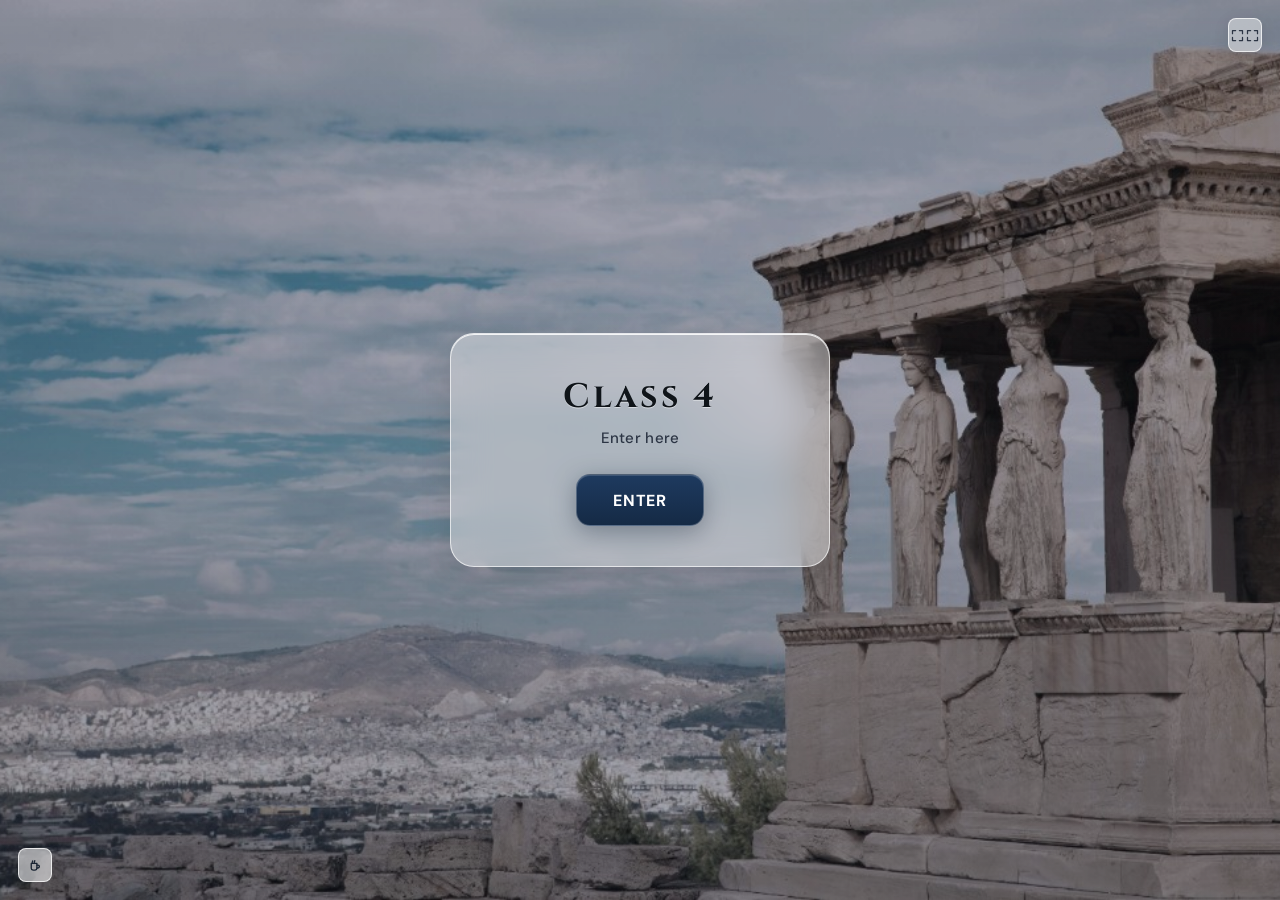
<file: index.html>
<!DOCTYPE html>
<html lang="en-GB">
<head>
<meta charset="UTF-8">
<meta name="viewport" content="width=device-width, initial-scale=1.0">
<title>Oracle of Olympus</title>
<link rel="preconnect" href="https://fonts.googleapis.com">
<link rel="preconnect" href="https://fonts.gstatic.com" crossorigin>
<link href="https://fonts.googleapis.com/css2?family=Cinzel:wght@600;700&family=DM+Sans:wght@500;600;700&display=swap" rel="stylesheet">
<style>
*{box-sizing:border-box;margin:0;padding:0}
html,body{height:100%}
body{
  min-height:100dvh;
  display:flex;
  align-items:center;
  justify-content:center;
  padding:clamp(16px,4vw,32px);
  font-family:"DM Sans",system-ui,sans-serif;
  color:#1a1528;
  background:#6b7a8f url("assets/landing-bg.png") center/cover no-repeat fixed;
}
body::before{
  content:"";
  position:fixed;
  inset:0;
  background:linear-gradient(180deg,rgba(15,20,35,0.25) 0%,rgba(25,35,55,0.35) 100%);
  pointer-events:none;
}
.landing{
  position:relative;
  z-index:1;
  width:min(100%,380px);
  padding:clamp(28px,6vw,40px) clamp(24px,5vw,36px);
  text-align:center;
  border-radius:24px;
  background:rgba(255,255,255,0.38);
  border:1px solid rgba(255,255,255,0.65);
  box-shadow:
    0 8px 32px rgba(0,0,0,0.12),
    inset 0 1px 0 rgba(255,255,255,0.85);
  backdrop-filter:blur(18px);
  -webkit-backdrop-filter:blur(18px);
}
.class-label{
  font-family:"Cinzel",Georgia,serif;
  font-size:clamp(1.75rem,6vw,2.125rem);
  font-weight:700;
  letter-spacing:0.08em;
  color:#0f1419;
  text-shadow:0 1px 0 rgba(255,255,255,0.5);
  margin-bottom:8px;
}
.enter-hint{
  font-size:15px;
  font-weight:500;
  color:#2c3544;
  margin-bottom:26px;
  letter-spacing:0.02em;
}
.enter-btn{
  display:inline-flex;
  align-items:center;
  justify-content:center;
  min-height:52px;
  padding:0 36px;
  font-family:"DM Sans",system-ui,sans-serif;
  font-size:16px;
  font-weight:700;
  letter-spacing:0.06em;
  text-transform:uppercase;
  text-decoration:none;
  color:#fff;
  border:none;
  border-radius:14px;
  cursor:pointer;
  background:linear-gradient(180deg,#1e3a5f 0%,#152a45 100%);
  border:1px solid rgba(255,255,255,0.25);
  box-shadow:0 6px 24px rgba(15,30,50,0.35),inset 0 1px 0 rgba(255,255,255,0.15);
  transition:transform 0.15s ease,box-shadow 0.15s ease,filter 0.15s ease;
}
.enter-btn:hover{
  filter:brightness(1.06);
  box-shadow:0 8px 28px rgba(15,30,50,0.4),inset 0 1px 0 rgba(255,255,255,0.2);
}
.enter-btn:active{transform:scale(0.98)}

.fs-toggle{
  position:fixed;
  z-index:10;
  top:clamp(10px,2vw,18px);
  right:clamp(10px,2vw,18px);
  width:34px;
  height:34px;
  padding:0;
  display:flex;
  align-items:center;
  justify-content:center;
  color:#2c3544;
  background:rgba(255,255,255,0.45);
  backdrop-filter:blur(12px);
  -webkit-backdrop-filter:blur(12px);
  border:1px solid rgba(255,255,255,0.7);
  border-radius:8px;
  box-shadow:0 4px 16px rgba(0,0,0,0.1);
  cursor:pointer;
  transition:transform 0.15s ease,background 0.15s,box-shadow 0.15s;
}
.fs-toggle:hover{
  background:rgba(255,255,255,0.62);
  box-shadow:0 6px 20px rgba(0,0,0,0.12);
}
.fs-toggle:active{transform:scale(0.97)}
.fs-toggle:focus-visible{outline:2px solid #1e3a5f;outline-offset:3px}
.fs-toggle svg{display:block;flex-shrink:0}
html:fullscreen,html:-webkit-full-screen{background:#6b7a8f}

/* Teaching story — same footprint as fullscreen; readable on photo bg */
.teacher-story-link{
  position:fixed;
  z-index:10;
  bottom:clamp(10px,2vw,18px);
  left:clamp(10px,2vw,18px);
  width:34px;
  height:34px;
  display:flex;
  align-items:center;
  justify-content:center;
  text-decoration:none;
  color:#1a2433;
  background:rgba(255,255,255,0.55);
  backdrop-filter:blur(12px);
  -webkit-backdrop-filter:blur(12px);
  border:1px solid rgba(255,255,255,0.75);
  border-radius:8px;
  box-shadow:0 4px 16px rgba(0,0,0,0.15);
  transition:transform 0.2s ease,background 0.2s,box-shadow 0.2s;
}
.teacher-story-link:hover,.teacher-story-link:focus-visible{
  background:rgba(255,255,255,0.82);
  box-shadow:0 6px 22px rgba(0,0,0,0.18);
  transform:scale(1.05);
  outline:none;
}
.teacher-story-link:focus-visible{
  box-shadow:0 0 0 2px #1e3a5f,0 6px 22px rgba(0,0,0,0.18);
}
.teacher-story-link svg{display:block}
</style>
</head>
<body>
  <a href="teaching-story.html" class="teacher-story-link" aria-label="Teaching slide: the story behind the mystery" title="The story (for the teacher)">
    <svg width="17" height="17" viewBox="0 0 24 24" aria-hidden="true" fill="none" stroke="currentColor" stroke-width="1.85" stroke-linecap="round" stroke-linejoin="round">
      <path d="M6 9h8v7a2.5 2.5 0 0 1-2.5 2.5H8.5A2.5 2.5 0 0 1 6 16V9z"/>
      <path d="M14 11.5h1.5a2 2 0 0 1 0 4H14"/>
      <path d="M8 5.5c0 .8-.6 1.4-.6 2.2M11 5c0 1-.7 1.7-.7 2.8"/>
    </svg>
  </a>
  <button type="button" class="fs-toggle" id="fsToggle" aria-pressed="false" aria-label="Enter fullscreen" title="Enter fullscreen (Esc to exit)">
    <svg class="fs-enter" viewBox="0 0 24 24" width="15" height="15" aria-hidden="true"><g fill="none" stroke="currentColor" stroke-width="2" stroke-linecap="round" stroke-linejoin="round"><path d="M9 4H4v5"/><path d="M15 4h5v5"/><path d="M4 15v5h5"/><path d="M20 15v5h-5"/></g></svg>
    <svg class="fs-exit" viewBox="0 0 24 24" width="15" height="15" aria-hidden="true" hidden><g fill="none" stroke="currentColor" stroke-width="2" stroke-linecap="round" stroke-linejoin="round"><path d="M4 9V4h5"/><path d="M20 9V4h-5"/><path d="M4 15v5h5"/><path d="M20 15v5h-5"/></g></svg>
  </button>
  <main class="landing" role="main">
    <p class="class-label">Class 4</p>
    <p class="enter-hint">Enter here</p>
    <a class="enter-btn" href="oracle_clues_final.html">Enter</a>
  </main>
  <script>
  (function(){
    var FS_RESUME_KEY='oracleFsResume';
    var root=document.documentElement;
    function fsEl(){return document.fullscreenElement||document.webkitFullscreenElement||document.msFullscreenElement||null;}
    function syncToggle(){
      var btn=document.getElementById('fsToggle');
      if(!btn)return;
      var on=!!fsEl();
      btn.setAttribute('aria-pressed',on?'true':'false');
      btn.setAttribute('aria-label',on?'Exit fullscreen':'Enter fullscreen');
      btn.title=on?'Exit fullscreen (Esc)':'Enter fullscreen (Esc to exit)';
      var a=btn.querySelector('.fs-enter'),b=btn.querySelector('.fs-exit');
      if(a)a.hidden=on;if(b)b.hidden=!on;
    }
    function onFullscreenEvent(){
      if(!fsEl()){try{sessionStorage.removeItem(FS_RESUME_KEY);}catch(e){}}
      syncToggle();
    }
    function enter(){
      var r=root.requestFullscreen||root.webkitRequestFullscreen||root.msRequestFullscreen;
      if(!r)return Promise.reject();
      return Promise.resolve(r.call(root));
    }
    function exit(){
      var x=document.exitFullscreen||document.webkitExitFullscreen||document.msExitFullscreen;
      if(x)return Promise.resolve(x.call(document));
      return Promise.resolve();
    }
    var enterLink=document.querySelector('.enter-btn');
    if(enterLink){
      enterLink.addEventListener('click',function(){
        try{
          if(fsEl()) sessionStorage.setItem(FS_RESUME_KEY,'1');
          else sessionStorage.removeItem(FS_RESUME_KEY);
        }catch(e){}
      });
    }
    var btn=document.getElementById('fsToggle');
    if(btn){
      btn.addEventListener('click',function(){(fsEl()?exit():enter()).catch(function(){});});
    }
    document.addEventListener('fullscreenchange',onFullscreenEvent);
    document.addEventListener('webkitfullscreenchange',onFullscreenEvent);
    document.addEventListener('MSFullscreenChange',onFullscreenEvent);
    syncToggle();
  })();
  </script>
</body>
</html>
</file>
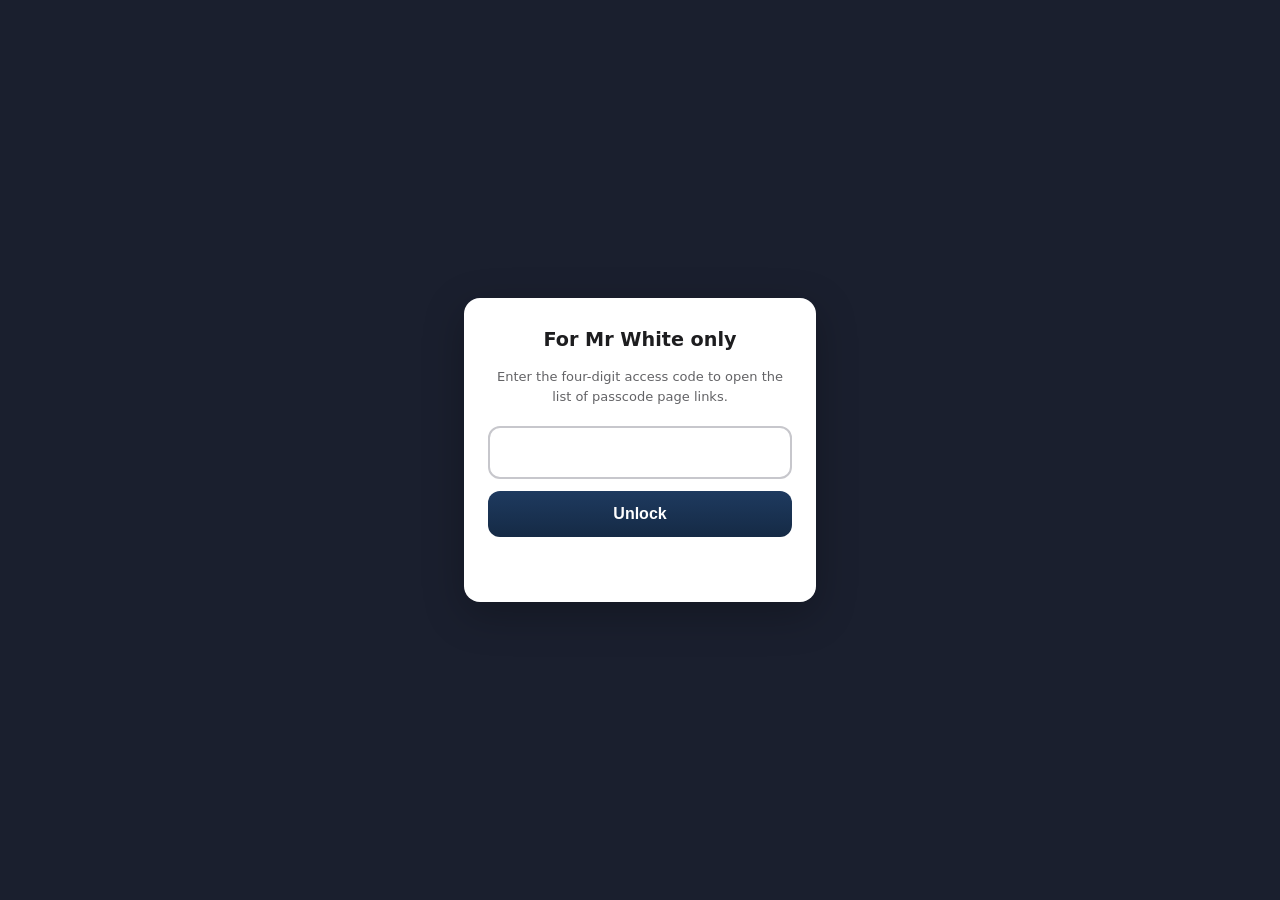
<file: qr-code-pages/index.html>
<!DOCTYPE html>
<html lang="en-GB">
<head>
<meta charset="UTF-8">
<meta name="viewport" content="width=device-width, initial-scale=1.0">
<meta name="robots" content="noindex,nofollow">
<title>Oracle — Mr White</title>
<style>
  *{box-sizing:border-box}
  body{
    font-family:system-ui,-apple-system,sans-serif;
    margin:0;
    min-height:100dvh;
    line-height:1.5;
    color:#1d1d1f;
    background:#1a1f2e;
    display:flex;
    flex-direction:column;
    align-items:center;
    justify-content:center;
    padding:24px 20px;
  }
  #gate{
    width:min(100%,22rem);
    padding:28px 24px;
    background:#fff;
    border-radius:16px;
    box-shadow:0 12px 40px rgba(0,0,0,0.25);
    text-align:center;
  }
  #gate h1{font-size:1.2rem;margin:0 0 8px;font-weight:800}
  #gate .sub{font-size:13px;color:#636366;margin-bottom:20px}
  #mw-pass{
    width:100%;
    padding:14px 16px;
    font-size:18px;
    letter-spacing:0.2em;
    text-align:center;
    border:2px solid #c7c7cc;
    border-radius:12px;
    margin-bottom:12px;
  }
  #mw-pass:focus{outline:none;border-color:#0a84ff;box-shadow:0 0 0 3px rgba(10,132,255,0.25)}
  #mw-submit{
    width:100%;
    padding:14px;
    font-size:16px;
    font-weight:700;
    color:#fff;
    background:linear-gradient(180deg,#1e3a5f,#152a45);
    border:none;
    border-radius:12px;
    cursor:pointer;
  }
  #mw-submit:hover{filter:brightness(1.05)}
  #mw-submit:active{transform:scale(0.99)}
  #mw-err{
    margin:16px 0 0;
    font-size:15px;
    font-weight:700;
    color:#c41e3a;
    min-height:1.4em;
    line-height:1.35;
  }
  #mw-err.shake{
    animation:mw-shake 0.55s ease;
  }
  @keyframes mw-shake{
    0%,100%{transform:translateX(0)}
    15%{transform:translateX(-12px)}
    30%{transform:translateX(12px)}
    45%{transform:translateX(-10px)}
    60%{transform:translateX(10px)}
    75%{transform:translateX(-6px)}
    90%{transform:translateX(6px)}
  }
  #content{
    max-width:40rem;
    width:100%;
    background:#f5f5f7;
    color:#1d1d1f;
    padding:24px;
    border-radius:16px;
  }
  #content h1{font-size:1.35rem;margin-bottom:8px}
  #content p.lead{color:#3a3a3c;font-size:15px;margin-bottom:24px}
  #content ul{list-style:none;padding:0;margin:0}
  #content li{margin-bottom:12px;padding:14px 16px;background:#fff;border-radius:12px;border:1px solid #e5e5ea}
  #content li a{font-weight:700;color:#0a84ff;text-decoration:none;font-size:17px}
  #content li a:hover{text-decoration:underline}
  #content li span{display:block;font-size:13px;color:#636366;margin-top:6px}
  #content .note{margin-top:28px;padding:14px;background:#fff;border-radius:12px;font-size:14px;color:#3a3a3c;border-left:4px solid #0a84ff}
  #content code{font-size:12px;background:#eee;padding:2px 6px;border-radius:4px}
  #mw-load{margin:12px 0 0;font-size:14px;color:#636366}
</style>
</head>
<body>

<div id="gate">
  <h1>For Mr White only</h1>
  <p class="sub">Enter the four-digit access code to open the list of passcode page links.</p>
  <input id="mw-pass" type="password" inputmode="numeric" pattern="[0-9]*" maxlength="8" autocomplete="off" aria-label="Access code">
  <button type="button" id="mw-submit">Unlock</button>
  <p id="mw-err" role="alert" aria-live="polite"></p>
  <p id="mw-load" hidden>Checking…</p>
</div>

<div id="content" hidden>
  <h1>Passcode pages</h1>
  <p class="lead" id="mw-lead"></p>
  <ul id="mw-ul"></ul>
  <p class="note" id="mw-note"></p>
</div>

<script>
(function(){
  var CACHE_KEY = 'oracle_mrwhite_list_v1';
  var API = '/api/mrwhite-list';
  var gate = document.getElementById('gate');
  var content = document.getElementById('content');
  var inp = document.getElementById('mw-pass');
  var btn = document.getElementById('mw-submit');
  var err = document.getElementById('mw-err');
  var loadEl = document.getElementById('mw-load');
  var leadEl = document.getElementById('mw-lead');
  var ulEl = document.getElementById('mw-ul');
  var noteEl = document.getElementById('mw-note');

  function render(data){
    leadEl.textContent = data.lead || '';
    noteEl.textContent = data.note || '';
    ulEl.innerHTML = '';
    (data.items || []).forEach(function(it){
      var li = document.createElement('li');
      var a = document.createElement('a');
      a.href = it.href;
      a.textContent = it.label || it.href;
      li.appendChild(a);
      if (it.desc) {
        var sp = document.createElement('span');
        sp.textContent = it.desc;
        li.appendChild(sp);
      }
      ulEl.appendChild(li);
    });
  }

  function showList(data){
    render(data);
    try { sessionStorage.setItem(CACHE_KEY, JSON.stringify(data)); } catch (e) {}
    gate.hidden = true;
    content.hidden = false;
    loadEl.hidden = true;
  }

  function playWrongSound(){
    try{
      var Ctx = window.AudioContext || window.webkitAudioContext;
      if(!Ctx) return;
      var ctx = new Ctx();
      var osc = ctx.createOscillator();
      var g = ctx.createGain();
      osc.connect(g);
      g.connect(ctx.destination);
      osc.type = 'sawtooth';
      osc.frequency.setValueAtTime(220, ctx.currentTime);
      osc.frequency.exponentialRampToValueAtTime(90, ctx.currentTime + 0.22);
      g.gain.setValueAtTime(0.0001, ctx.currentTime);
      g.gain.exponentialRampToValueAtTime(0.12, ctx.currentTime + 0.02);
      g.gain.exponentialRampToValueAtTime(0.0001, ctx.currentTime + 0.28);
      osc.start(ctx.currentTime);
      osc.stop(ctx.currentTime + 0.3);
    }catch(e){}
  }

  function wrong(){
    btn.disabled = false;
    err.textContent = 'stop trying to cheat, it ruins it for everyone';
    err.classList.remove('shake');
    void err.offsetWidth;
    err.classList.add('shake');
    playWrongSound();
    inp.value = '';
    inp.focus();
    loadEl.hidden = true;
  }

  function tryUnlock(){
    err.textContent = '';
    err.classList.remove('shake');
    var v = (inp.value || '').replace(/\s/g, '');
    if (!v) return;
    btn.disabled = true;
    loadEl.hidden = false;
    fetch(API, {
      method: 'POST',
      headers: { 'Content-Type': 'application/json' },
      body: JSON.stringify({ pin: v })
    })
      .then(function(r){
        if (r.status === 401) return null;
        if (!r.ok) throw new Error('bad');
        return r.json();
      })
      .then(function(data){
        btn.disabled = false;
        if (data && data.ok && data.items) showList(data);
        else wrong();
      })
      .catch(function(){
        btn.disabled = false;
        loadEl.hidden = true;
        err.textContent = 'Could not reach the server. Open this page from the live Vercel site (not a saved file), then try again.';
        err.classList.remove('shake');
      });
  }

  try {
    var raw = sessionStorage.getItem(CACHE_KEY);
    if (raw) {
      var cached = JSON.parse(raw);
      if (cached && cached.ok && cached.items && cached.items.length) showList(cached);
    }
  } catch (e) {}

  btn.addEventListener('click', tryUnlock);
  inp.addEventListener('keydown', function(e){
    if (e.key === 'Enter') tryUnlock();
  });
})();
</script>
</body>
</html>
</file>
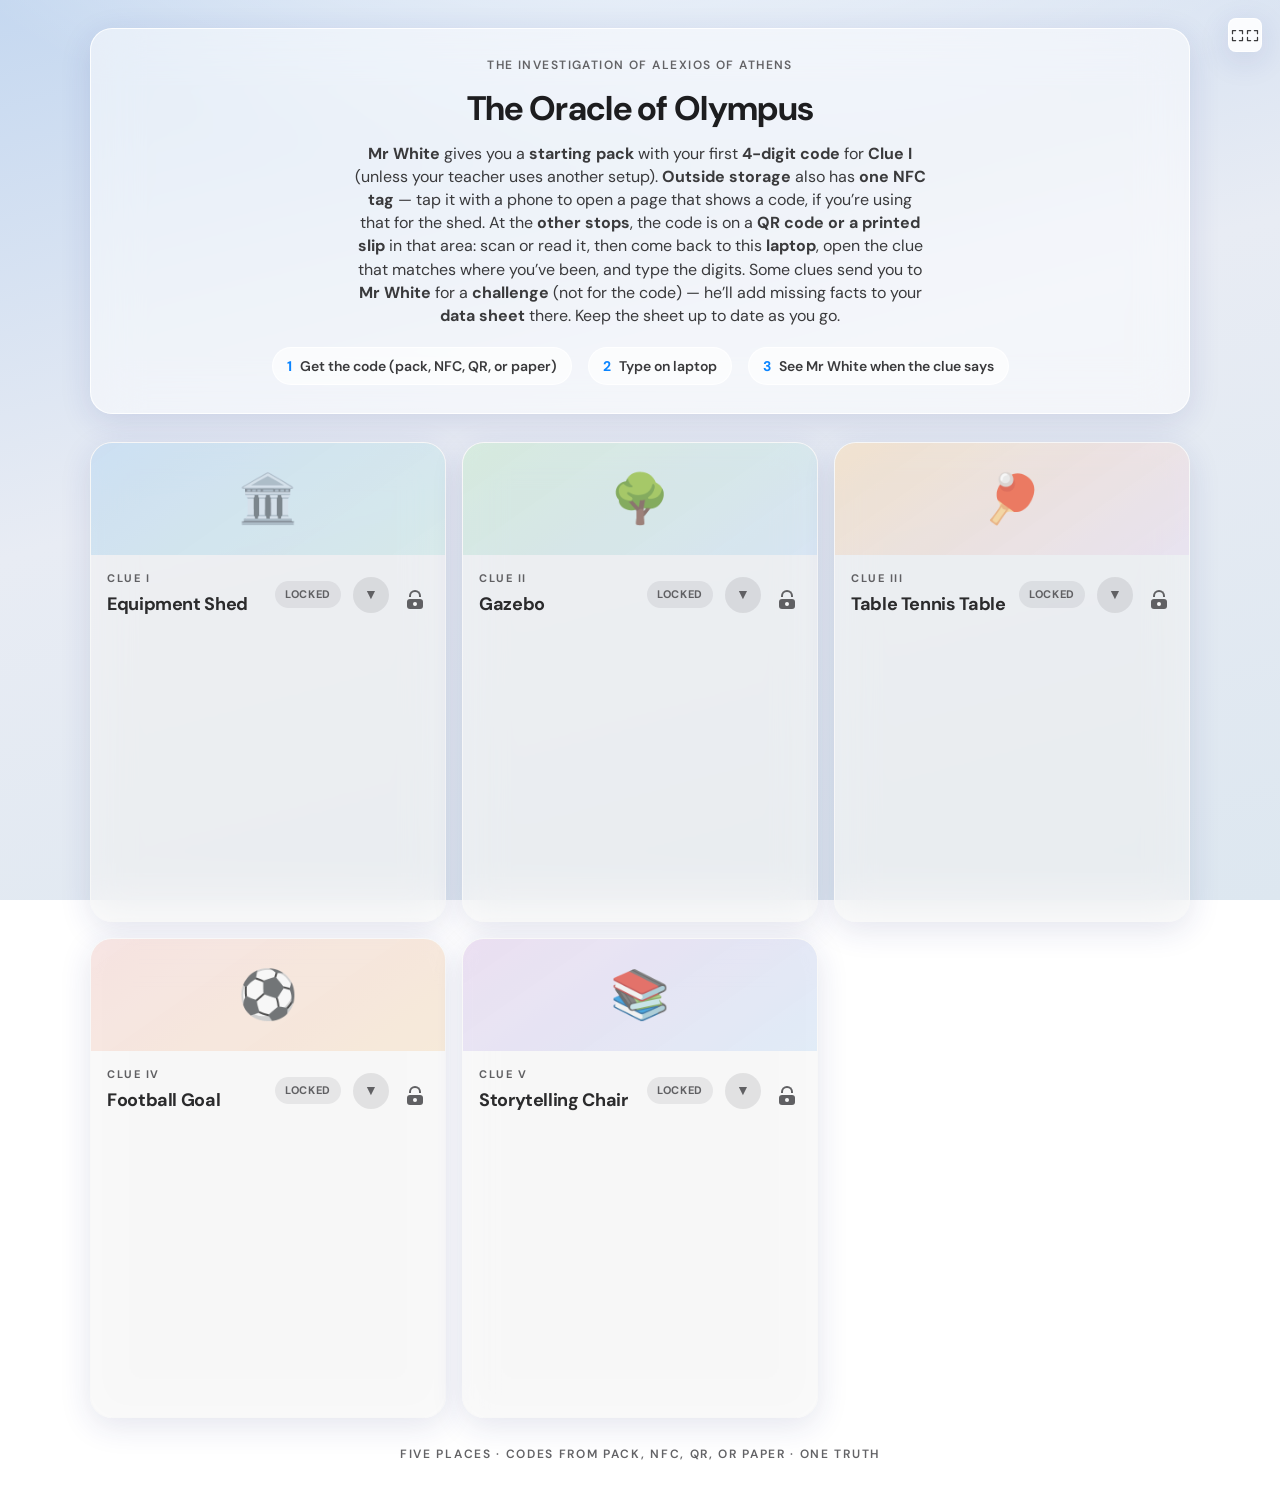
<file: oracle_clues_final.html>
<!DOCTYPE html>
<html lang="en-GB">
<head>
<meta charset="UTF-8">
<meta name="viewport" content="width=device-width, initial-scale=1.0">
<title>The Oracle of Olympus</title>
<link rel="preconnect" href="https://fonts.googleapis.com">
<link rel="preconnect" href="https://fonts.gstatic.com" crossorigin>
<link href="https://fonts.googleapis.com/css2?family=DM+Sans:ital,opsz,wght@0,9..40,400;0,9..40,600;0,9..40,700;1,9..40,400&display=swap" rel="stylesheet">
<style>
*{margin:0;padding:0;box-sizing:border-box;-webkit-tap-highlight-color:transparent}
:root{
  --bg1:#c5d8f0;
  --bg2:#e8ecf4;
  --bg3:#dde7f0;
  --glass:rgba(255,255,255,0.52);
  --glass-border:rgba(255,255,255,0.85);
  --glass-shadow:0 8px 32px rgba(31,38,135,0.12);
  --text:#1d1d1f;
  --text2:#3a3a3c;
  --muted:#636366;
  --accent:#0a84ff;
  --accent2:#0077ed;
  --teal:#2ec4b6;
  --success:#248a3d;
  --err:#c41e3a;
  --lock-dim:rgba(0,0,0,0.35);
  --radius:22px;
  --radius-sm:14px;
  --gold:#b8860b;
  --gold-l:#c9a227;
  --ink:#1d1d1f;
  --ink2:#3a3a3c;
  --parch-d:#e8e0d0;
  --blood:#c41e3a;
}
html{-webkit-text-size-adjust:100%}
body{
  min-height:100vh;
  font-family:"DM Sans",-apple-system,BlinkMacSystemFont,"Segoe UI",Roboto,sans-serif;
  font-size:17px;
  line-height:1.45;
  color:var(--text);
  padding:clamp(16px,4vw,28px);
  padding-bottom:48px;
  background:
    radial-gradient(ellipse 120% 80% at 50% -20%,rgba(255,255,255,0.9),transparent 50%),
    linear-gradient(165deg,var(--bg1) 0%,var(--bg2) 45%,var(--bg3) 100%);
  background-attachment:fixed;
}

.app{max-width:1100px;margin:0 auto}

/* ── Hero ── */
.hero{
  text-align:center;
  margin-bottom:28px;
  padding:28px 22px;
  border-radius:var(--radius);
  background:var(--glass);
  backdrop-filter:blur(24px);
  -webkit-backdrop-filter:blur(24px);
  border:1px solid var(--glass-border);
  box-shadow:var(--glass-shadow);
}
.hero-eyebrow{
  font-size:12px;
  font-weight:600;
  letter-spacing:0.12em;
  text-transform:uppercase;
  color:var(--muted);
  margin-bottom:10px;
}
.hero h1{
  font-size:clamp(26px,5vw,34px);
  font-weight:700;
  letter-spacing:-0.02em;
  color:var(--text);
  margin-bottom:8px;
}
.hero-lead{
  font-size:16px;
  color:var(--text2);
  max-width:36em;
  margin:0 auto 20px;
}
.steps{
  display:flex;
  flex-wrap:wrap;
  justify-content:center;
  gap:10px 16px;
  font-size:14px;
  color:var(--muted);
}
.steps span{
  display:inline-flex;
  align-items:center;
  gap:8px;
  padding:8px 14px;
  border-radius:999px;
  background:rgba(255,255,255,0.65);
  border:1px solid rgba(255,255,255,0.9);
  font-weight:600;
  color:var(--text2);
}
.steps span b{color:var(--accent);font-weight:700}

/* ── Card grid: equal-width columns, every card the same height ── */
.cards-grid{
  display:grid;
  grid-template-columns:repeat(auto-fill,minmax(min(100%,280px),1fr));
  gap:16px;
  align-items:stretch;
}

.card{
  --card-h:clamp(480px,52vh,620px);
  display:flex;
  flex-direction:column;
  height:var(--card-h);
  min-height:var(--card-h);
  max-height:var(--card-h);
  border-radius:var(--radius);
  overflow:hidden;
  border:1px solid var(--glass-border);
  background:var(--glass);
  backdrop-filter:blur(20px);
  -webkit-backdrop-filter:blur(20px);
  box-shadow:var(--glass-shadow);
  transition:transform 0.25s ease, box-shadow 0.25s ease, filter 0.25s ease;
}
.card.locked{filter:saturate(0.88) brightness(0.97)}
.card.locked:hover{transform:translateY(-2px);box-shadow:0 12px 40px rgba(31,38,135,0.16)}
.card.open{
  filter:none;
  box-shadow:0 16px 48px rgba(31,38,135,0.14);
  height:auto;
  min-height:200px;
  max-height:none;
}
.card.open .card-head{cursor:pointer}
.card.open .card-loc::after{
  content:" · tap to open clue";
  font-size:13px;
  font-weight:600;
  color:var(--accent);
  display:block;
  margin-top:6px;
  letter-spacing:0;
}

.card-visual{
  position:relative;
  flex-shrink:0;
  height:112px;
  min-height:112px;
  display:flex;
  align-items:center;
  justify-content:center;
  font-size:48px;
  line-height:1;
  background:linear-gradient(145deg,rgba(10,132,255,0.22),rgba(46,196,182,0.18));
}
.card:nth-child(2) .card-visual{background:linear-gradient(145deg,rgba(52,199,89,0.2),rgba(10,132,255,0.15))}
.card:nth-child(3) .card-visual{background:linear-gradient(145deg,rgba(255,149,0,0.22),rgba(175,82,222,0.12))}
.card:nth-child(4) .card-visual{background:linear-gradient(145deg,rgba(255,59,48,0.15),rgba(255,149,0,0.18))}
.card:nth-child(5) .card-visual{background:linear-gradient(145deg,rgba(175,82,222,0.2),rgba(10,132,255,0.14))}
.card.locked .card-visual::after{
  content:"";
  position:absolute;inset:0;
  background:rgba(255,255,255,0.25);
  pointer-events:none;
}

.card-head{
  flex-shrink:0;
  display:flex;
  align-items:center;
  gap:12px;
  padding:16px 16px 14px;
  cursor:pointer;
  user-select:none;
  -webkit-user-select:none;
}
.card-head-main{flex:1;min-width:0}
.card-num{
  display:block;
  font-size:11px;
  font-weight:700;
  letter-spacing:0.14em;
  text-transform:uppercase;
  color:var(--muted);
  margin-bottom:4px;
}
.card-loc{
  display:block;
  font-size:18px;
  font-weight:700;
  letter-spacing:-0.02em;
  color:var(--text);
}
.card.locked .card-loc{color:#2c2c2e}
.card-tag{
  font-size:11px;
  font-weight:700;
  letter-spacing:0.06em;
  text-transform:uppercase;
  padding:6px 10px;
  border-radius:999px;
  background:rgba(142,142,147,0.16);
  color:var(--muted);
}
.card.open .card-tag{background:rgba(52,199,89,0.2);color:var(--success)}
.card-chev{
  width:36px;height:36px;
  border-radius:50%;
  display:flex;align-items:center;justify-content:center;
  background:rgba(10,132,255,0.15);
  color:var(--accent);
  flex-shrink:0;
  font-size:14px;
  transition:transform 0.2s ease;
}
.card.locked .card-chev{background:rgba(142,142,147,0.2);color:var(--muted)}
.card.card-pw-open .card-chev{transform:rotate(180deg)}

.lock{width:28px;height:28px;display:flex;flex-direction:column;align-items:center;justify-content:flex-end;gap:2px;flex-shrink:0}
.lock-u{width:12px;height:7px;border:2.5px solid var(--muted);border-bottom:none;border-radius:6px 6px 0 0;transition:all 0.3s}
.lock-b{width:16px;height:10px;background:var(--muted);border-radius:3px;display:flex;align-items:center;justify-content:center;transition:background 0.3s}
.lock-h{width:4px;height:4px;border-radius:50%;background:#fff}
.card.open .lock-u{border-color:var(--success);transform:rotate(-25deg) translate(5px,-1px)}
.card.open .lock-b{background:var(--success)}

/* Password row */
.pw-wrap{flex-shrink:0;padding:0 16px 16px;display:none;flex-direction:column;gap:8px}
.pw-row{display:flex;gap:10px;flex-wrap:wrap}
.pw-inp{
  flex:1;
  min-width:160px;
  min-height:48px;
  padding:12px 16px;
  font-size:17px;
  font-weight:600;
  letter-spacing:0.12em;
  font-variant-numeric:tabular-nums;
  border-radius:var(--radius-sm);
  border:2px solid rgba(142,142,147,0.35);
  background:rgba(255,255,255,0.85);
  color:var(--text);
  outline:none;
  transition:border-color 0.2s, box-shadow 0.2s;
}
.pw-inp:focus{border-color:var(--accent);box-shadow:0 0 0 4px rgba(10,132,255,0.2)}
.pw-inp::placeholder{color:#aeaeb2;font-weight:500;letter-spacing:0.02em;text-transform:none}
.pw-btn{
  min-height:48px;
  padding:0 22px;
  font-size:16px;
  font-weight:700;
  border:none;
  border-radius:var(--radius-sm);
  background:linear-gradient(180deg,var(--accent),var(--accent2));
  color:#fff;
  cursor:pointer;
  box-shadow:0 4px 14px rgba(10,132,255,0.35);
  transition:transform 0.15s, filter 0.15s;
}
.pw-btn:active{transform:scale(0.98)}
.pw-err{color:var(--err);font-size:14px;font-weight:600;min-height:20px;padding-left:4px}

/* Clue panels sit in card DOM but stay hidden until opened in the modal */
.clue-content{
  flex-direction:column;
  padding:0;
  overflow:visible;
}
.card .clue-content{display:none}
.clue-title-bar{
  background:linear-gradient(180deg,rgba(29,29,31,0.94),rgba(44,44,46,0.92));
  margin:0 -16px 16px;
  padding:16px 18px;
  border-radius:0 0 var(--radius-sm) var(--radius-sm);
}
.clue-label{font-size:10px;font-weight:700;letter-spacing:0.2em;color:rgba(255,255,255,0.55);display:block;margin-bottom:6px}
.clue-name{font-size:20px;font-weight:700;color:#fff;letter-spacing:-0.02em}
.clue-title-bar--nested{margin-top:8px;margin-bottom:14px!important}
.clue-modal-body .clue-title-bar--nested{margin-left:0;margin-right:0}

.story-box{font-size:16px;line-height:1.65;color:var(--ink2);margin-bottom:14px}
.task-box{
  background:rgba(10,132,255,0.08);
  border-left:4px solid var(--accent);
  padding:12px 14px;
  font-style:italic;
  color:var(--ink);
  font-size:15px;
  line-height:1.55;
  border-radius:0 var(--radius-sm) var(--radius-sm) 0;
  margin-bottom:14px;
}
.task-box strong{font-style:normal;font-weight:700}
.data-box{
  background:rgba(52,199,89,0.12);
  border:1px solid rgba(52,199,89,0.45);
  border-radius:var(--radius-sm);
  padding:12px 14px;
  margin-bottom:14px;
}
.data-title{font-size:11px;font-weight:700;letter-spacing:0.12em;color:var(--success);margin-bottom:8px;display:block;text-transform:uppercase}
.data-row{font-size:15px;color:var(--ink);line-height:1.75}
.data-row span{font-weight:700}
.next-box{
  background:linear-gradient(180deg,#2c2c2e,#1d1d1f);
  border-radius:var(--radius-sm);
  padding:14px 16px;
  margin-bottom:6px;
}
.next-label{font-size:10px;font-weight:700;letter-spacing:0.18em;color:rgba(255,255,255,0.45);display:block;margin-bottom:6px;text-transform:uppercase}
.next-text{font-size:15px;color:#f5f5f7;line-height:1.5}
.next-code{font-size:15px;font-weight:600;color:var(--gold-l);letter-spacing:0.02em;margin-top:8px;display:block;line-height:1.5}
.next-code strong{color:#fff;font-weight:700}

.cipher-wrap{margin-bottom:14px}
.cipher-title{font-size:12px;font-weight:700;letter-spacing:0.08em;color:var(--muted);margin-bottom:10px;display:block;text-transform:uppercase}
.cipher-grid{display:flex;gap:8px;flex-wrap:wrap;margin-bottom:12px}
/* Light tile so dark emoji (e.g. ◈ ☽) stay visible — was var(--ink) which hid them */
.sym{
  width:44px;height:44px;
  background:linear-gradient(180deg,#f7f9fc,#eef2f8);
  border:2px solid rgba(10,132,255,0.35);
  border-radius:10px;
  box-shadow:inset 0 1px 0 rgba(255,255,255,0.9),0 1px 2px rgba(0,0,0,0.06);
  display:flex;align-items:center;justify-content:center;
  font-size:22px;
  line-height:1;
  font-family:"Segoe UI Emoji","Apple Color Emoji","Noto Color Emoji",system-ui,sans-serif;
}
.cipher-key{
  display:grid;
  grid-template-columns:repeat(6,minmax(0,1fr));
  gap:8px;
  margin-bottom:14px;
}
@media (min-width:520px){
  .cipher-key{grid-template-columns:repeat(8,minmax(0,1fr))}
}
.key-item{
  background:rgba(10,132,255,0.08);
  border:1px solid rgba(10,132,255,0.2);
  border-radius:8px;
  padding:6px 4px;
  text-align:center;
}
.key-sym{
  font-size:18px;
  display:block;
  line-height:1.15;
  font-family:"Segoe UI Emoji","Apple Color Emoji","Noto Color Emoji",system-ui,sans-serif;
}
.key-let{font-size:10px;font-weight:700;color:var(--muted);display:block;margin-top:4px}
.cipher-inp{
  width:100%;
  min-height:48px;
  padding:12px 14px;
  font-size:18px;
  font-weight:700;
  letter-spacing:0.12em;
  border-radius:var(--radius-sm);
  border:2px solid rgba(142,142,147,0.35);
  background:rgba(255,255,255,0.9);
  outline:none;
  text-transform:uppercase;
  margin-bottom:8px;
}
.cipher-inp:focus{border-color:var(--accent);box-shadow:0 0 0 4px rgba(10,132,255,0.2)}
.cipher-btn{
  min-height:48px;
  padding:0 20px;
  font-size:15px;
  font-weight:700;
  border-radius:var(--radius-sm);
  border:none;
  background:var(--text);
  color:#fff;
  cursor:pointer;
  margin-bottom:4px;
}
.cipher-err{color:var(--err);font-size:14px;font-weight:600;min-height:20px;margin-top:6px}
.cipher-ok{display:none}

.riddle-inp{
  width:100%;
  min-height:48px;
  padding:12px 14px;
  font-size:18px;
  font-weight:700;
  border-radius:var(--radius-sm);
  border:2px solid rgba(142,142,147,0.35);
  background:rgba(255,255,255,0.9);
  outline:none;
  margin-bottom:8px;
}
.riddle-inp:focus{border-color:var(--accent);box-shadow:0 0 0 4px rgba(10,132,255,0.2)}

.hint-box{
  background:rgba(255,149,0,0.12);
  border:1px solid rgba(255,149,0,0.35);
  border-radius:var(--radius-sm);
  padding:12px 14px;
  margin-bottom:14px;
  font-size:14px;
  color:var(--ink2);
  line-height:1.5;
}
.hint-box strong{font-size:11px;font-weight:800;letter-spacing:0.1em;color:#c45c00;display:block;margin-bottom:6px}

.mr-white-box{
  background:linear-gradient(180deg,#3a3a3c,#2c2c2e);
  border-radius:var(--radius-sm);
  padding:18px;
  text-align:center;
  margin-bottom:14px;
  border:1px solid rgba(255,255,255,0.12);
}
.mr-white-icon{font-size:40px;margin-bottom:10px;display:block}
.mr-white-title{font-size:17px;font-weight:700;color:#fff;margin-bottom:8px}
.mr-white-text{font-size:15px;color:#e8e8ed;line-height:1.55}
.mr-white-note{font-size:14px;color:#aeaeb2;font-style:italic;margin-top:10px}

.clue-content.showing{animation:fadeIn 0.4s ease-out}
@keyframes fadeIn{from{opacity:0;transform:translateY(8px)}to{opacity:1;transform:translateY(0)}}

/* ── Clue modal (full clue text + cipher) ── */
.clue-modal-root[hidden]{display:none!important}
.clue-modal-root{
  position:fixed;
  inset:0;
  z-index:5000;
  display:flex;
  align-items:center;
  justify-content:center;
  padding:max(12px,env(safe-area-inset-top)) max(12px,env(safe-area-inset-right)) max(12px,env(safe-area-inset-bottom)) max(12px,env(safe-area-inset-left));
}
.clue-modal-backdrop{
  position:absolute;
  inset:0;
  background:rgba(15,23,42,0.5);
  backdrop-filter:blur(8px);
  -webkit-backdrop-filter:blur(8px);
}
.clue-modal-panel{
  position:relative;
  z-index:1;
  width:min(100%,880px);
  max-height:min(92dvh,920px);
  display:flex;
  flex-direction:column;
  background:rgba(255,255,255,0.94);
  backdrop-filter:blur(24px);
  -webkit-backdrop-filter:blur(24px);
  border-radius:22px;
  border:1px solid rgba(255,255,255,0.95);
  box-shadow:0 25px 80px rgba(0,0,0,0.28);
  overflow:hidden;
}
.clue-modal-toolbar{
  flex-shrink:0;
  display:flex;
  align-items:center;
  justify-content:space-between;
  gap:12px;
  padding:14px 18px;
  border-bottom:1px solid rgba(0,0,0,0.08);
  background:rgba(255,255,255,0.75);
}
.clue-modal-title{font-size:17px;font-weight:700;color:var(--text);line-height:1.25}
.clue-modal-close{
  flex-shrink:0;
  width:44px;height:44px;
  border:none;
  border-radius:12px;
  background:rgba(0,0,0,0.06);
  font-size:26px;
  line-height:1;
  cursor:pointer;
  color:var(--text);
  transition:background 0.15s;
}
.clue-modal-close:hover{background:rgba(0,0,0,0.1)}
.clue-modal-body{
  flex:1;
  min-height:0;
  overflow-y:auto;
  overflow-x:hidden;
  -webkit-overflow-scrolling:touch;
  padding:20px 22px 32px;
}
.clue-modal-body .clue-content{
  display:flex!important;
  flex-direction:column;
  max-width:100%;
}
.clue-modal-body .clue-title-bar{
  margin:0 0 18px;
  border-radius:var(--radius-sm);
}
.clue-modal-body .cipher-grid{
  flex-wrap:nowrap;
  overflow-x:auto;
  padding-bottom:8px;
  gap:10px;
  -webkit-overflow-scrolling:touch;
}
.clue-modal-body .sym{
  flex-shrink:0;
  width:52px;
  height:52px;
  font-size:26px;
}
.clue-modal-body .cipher-key{
  grid-template-columns:repeat(6,minmax(52px,1fr));
  gap:10px;
}
@media (min-width:600px){
  .clue-modal-body .cipher-key{grid-template-columns:repeat(8,minmax(0,1fr))}
}
.clue-modal-body .key-item{padding:10px 6px;min-height:72px;display:flex;flex-direction:column;align-items:center;justify-content:center}
.clue-modal-body .key-let{font-size:11px;margin-top:6px}

.win-box{
  background:linear-gradient(180deg,#1f7a3a,#196b32) !important;
  border:1px solid rgba(255,255,255,0.25) !important;
}
.win-box .next-label{color:rgba(255,255,255,0.75) !important}
.win-box .next-text{color:#e8f5e9 !important}
.win-box .next-code{color:#b8e6c3 !important;font-size:15px !important}

.footer{
  text-align:center;
  margin-top:28px;
  font-size:12px;
  font-weight:600;
  letter-spacing:0.14em;
  text-transform:uppercase;
  color:var(--muted);
}

@media (max-width:480px){
  .pw-row{flex-direction:column}
  .pw-btn{width:100%}
}

/* Fullscreen — small square control, above clue modal */
.fs-toggle{
  position:fixed;
  z-index:6000;
  top:clamp(10px,2vw,18px);
  right:clamp(10px,2vw,18px);
  width:34px;
  height:34px;
  padding:0;
  display:flex;
  align-items:center;
  justify-content:center;
  color:var(--text2);
  background:rgba(255,255,255,0.88);
  backdrop-filter:blur(12px);
  -webkit-backdrop-filter:blur(12px);
  border:1px solid var(--glass-border);
  border-radius:8px;
  box-shadow:var(--glass-shadow);
  cursor:pointer;
  transition:transform 0.15s ease, box-shadow 0.15s ease, background 0.15s;
}
.fs-toggle:hover{
  background:rgba(255,255,255,0.96);
  box-shadow:0 10px 28px rgba(31,38,135,0.14);
}
.fs-toggle:active{transform:scale(0.97)}
.fs-toggle:focus-visible{
  outline:2px solid var(--accent);
  outline-offset:3px;
}
.fs-toggle svg{display:block;flex-shrink:0}
html:fullscreen, html:-webkit-full-screen{
  background:
    radial-gradient(ellipse 120% 80% at 50% -20%,rgba(255,255,255,0.9),transparent 50%),
    linear-gradient(165deg,var(--bg1) 0%,var(--bg2) 45%,var(--bg3) 100%);
}

/* One-tap fallback if browser blocks fullscreen until user gesture */
.fs-resume-layer{
  position:fixed;
  inset:0;
  z-index:7000;
  display:flex;
  align-items:flex-end;
  justify-content:center;
  padding:clamp(16px,4vw,28px);
  cursor:pointer;
  background:rgba(15,23,42,0.18);
  backdrop-filter:blur(4px);
  -webkit-backdrop-filter:blur(4px);
}
.fs-resume-layer .fs-resume-hint{
  font-size:13px;
  font-weight:600;
  color:#f5f5f7;
  padding:12px 18px;
  border-radius:999px;
  background:rgba(29,29,31,0.78);
  border:1px solid rgba(255,255,255,0.14);
  pointer-events:none;
  text-align:center;
  max-width:min(100%,320px);
  line-height:1.4;
}
</style>
</head>
<body>
<button type="button" class="fs-toggle" id="fsToggle" aria-pressed="false" aria-label="Enter fullscreen" title="Enter fullscreen (Esc to exit)">
  <svg class="fs-enter" viewBox="0 0 24 24" width="15" height="15" aria-hidden="true"><g fill="none" stroke="currentColor" stroke-width="2" stroke-linecap="round" stroke-linejoin="round"><path d="M9 4H4v5"/><path d="M15 4h5v5"/><path d="M4 15v5h5"/><path d="M20 15v5h-5"/></g></svg>
  <svg class="fs-exit" viewBox="0 0 24 24" width="15" height="15" aria-hidden="true" hidden><g fill="none" stroke="currentColor" stroke-width="2" stroke-linecap="round" stroke-linejoin="round"><path d="M4 9V4h5"/><path d="M20 9V4h-5"/><path d="M4 15v5h5"/><path d="M20 15v5h-5"/></g></svg>
</button>
<div class="app">

  <header class="hero">
    <p class="hero-eyebrow">The Investigation of Alexios of Athens</p>
    <h1>The Oracle of Olympus</h1>
    <p class="hero-lead"><strong>Mr White</strong> gives you a <strong>starting pack</strong> with your first <strong>4-digit code</strong> for <strong>Clue I</strong> (unless your teacher uses another setup). <strong>Outside storage</strong> also has <strong>one NFC tag</strong> — tap it with a phone to open a page that shows a code, if you’re using that for the shed. At the <strong>other stops</strong>, the code is on a <strong>QR code or a printed slip</strong> in that area: scan or read it, then come back to this <strong>laptop</strong>, open the clue that matches where you’ve been, and type the digits. Some clues send you to <strong>Mr White</strong> for a <strong>challenge</strong> (not for the code) — he’ll add missing facts to your <strong>data sheet</strong> there. Keep the sheet up to date as you go.</p>
    <div class="steps">
      <span><b>1</b> Get the code (pack, NFC, QR, or paper)</span>
      <span><b>2</b> Type on laptop</span>
      <span><b>3</b> See Mr White when the clue says</span>
    </div>
  </header>

  <div class="cards-grid">

  <!-- CLUE 1 — EQUIPMENT SHED -->
  <div class="card locked" id="card1">
    <div class="card-visual" aria-hidden="true">🏛️</div>
    <div class="card-head" onclick="togglePw(1)">
      <div class="card-head-main">
        <span class="card-num">Clue I</span>
        <span class="card-loc">Equipment Shed</span>
      </div>
      <span class="card-tag">Locked</span>
      <span class="card-chev">▼</span>
      <div class="lock" aria-hidden="true"><div class="lock-u"></div><div class="lock-b"><div class="lock-h"></div></div></div>
    </div>
    <div class="pw-wrap" id="pw1">
      <div class="pw-row">
        <input class="pw-inp" id="pwinp1" placeholder="4-digit code" inputmode="numeric" pattern="[0-9]*" maxlength="8" autocomplete="off" onkeydown="if(event.key==='Enter')unlock(1)">
        <button type="button" class="pw-btn" onclick="unlock(1)">Unlock</button>
      </div>
      <p class="pw-err" id="pwerr1"></p>
    </div>
    <div class="clue-content" id="cc1">
      <div class="clue-title-bar">
        <span class="clue-label">Clue I · Equipment Shed</span>
        <span class="clue-name">The Cipher of Delphi</span>
      </div>
      <p class="story-box">The Oracle has hidden a word in an ancient cipher. This word was found scratched into the floor of Alexios's warehouse — it is what he traded in every day, and what his killer may have stolen.</p>
      <div class="task-box">Decode the seven symbols below using the key. Each symbol stands for a letter. Work through them one at a time and write each letter down. <strong>Type the full word in the box to check your answer.</strong></div>

      <div class="cipher-wrap">
        <span class="cipher-title">The encoded word</span>
        <div class="cipher-grid">
          <div class="sym">🗡</div>
          <div class="sym">🔥</div>
          <div class="sym">⚖</div>
          <div class="sym">◈</div>
          <div class="sym">🌊</div>
          <div class="sym">☽</div>
          <div class="sym">⚖</div>
        </div>
        <span class="cipher-title">The cipher key — symbols and letters</span>
        <div class="cipher-key">
          <div class="key-item"><span class="key-sym">⚡</span><span class="key-let">N</span></div>
          <div class="key-item"><span class="key-sym">☽</span><span class="key-let">M</span></div>
          <div class="key-item"><span class="key-sym">🏺</span><span class="key-let">T</span></div>
          <div class="key-item"><span class="key-sym">⚔</span><span class="key-let">S</span></div>
          <div class="key-item"><span class="key-sym">🌊</span><span class="key-let">H</span></div>
          <div class="key-item"><span class="key-sym">✦</span><span class="key-let">E</span></div>
          <div class="key-item"><span class="key-sym">◈</span><span class="key-let">C</span></div>
          <div class="key-item"><span class="key-sym">🗡</span><span class="key-let">D</span></div>
          <div class="key-item"><span class="key-sym">⚗</span><span class="key-let">L</span></div>
          <div class="key-item"><span class="key-sym">⚖</span><span class="key-let">A</span></div>
          <div class="key-item"><span class="key-sym">🔥</span><span class="key-let">R</span></div>
          <div class="key-item"><span class="key-sym">☀</span><span class="key-let">O</span></div>
          <div class="key-item"><span class="key-sym">🌿</span><span class="key-let">P</span></div>
          <div class="key-item"><span class="key-sym">🪨</span><span class="key-let">F</span></div>
          <div class="key-item"><span class="key-sym">🌙</span><span class="key-let">B</span></div>
          <div class="key-item"><span class="key-sym">💧</span><span class="key-let">W</span></div>
          <div class="key-item"><span class="key-sym">🪶</span><span class="key-let">I</span></div>
          <div class="key-item"><span class="key-sym">🐍</span><span class="key-let">G</span></div>
          <div class="key-item"><span class="key-sym">🌾</span><span class="key-let">K</span></div>
          <div class="key-item"><span class="key-sym">🦅</span><span class="key-let">U</span></div>
          <div class="key-item"><span class="key-sym">🪙</span><span class="key-let">V</span></div>
          <div class="key-item"><span class="key-sym">⛵</span><span class="key-let">X</span></div>
          <div class="key-item"><span class="key-sym">🏛️</span><span class="key-let">Y</span></div>
          <div class="key-item"><span class="key-sym">🐚</span><span class="key-let">J</span></div>
        </div>
        <input class="cipher-inp" id="ciphinp1" placeholder="Type your decoded word" onkeydown="if(event.key==='Enter')checkCipher()">
        <button type="button" class="cipher-btn" onclick="checkCipher()">Check my answer</button>
        <p class="cipher-err" id="cipherr"></p>
        <div id="cipher-ok" class="cipher-ok"></div>
      </div>

      <div id="c1-data" style="display:none">
        <div class="data-box">
          <span class="data-title">✦ Add this to your data sheet</span>
          <div class="data-row"><strong>New row</strong> — this witness is <span>Sostrate</span> (ends in <strong>e</strong>), not <span>Sostrates</span> (with <strong>es</strong>) if that name is already on your printed database.<br><br>
          Name: <span>Sostrate</span> · City: <span>Athens</span> · Occupation: <span>Weaver</span><br>
          Wealth: <span>Medium</span> · In Athens that night: <span>Yes</span><br>
          Relationship: <span>Niece (blood relative)</span> · Debt: <span>Yes — 6 drachma</span><br>
          Notes: Quiet and keeps to herself. Was seen near the market that evening.</div>
        </div>
        <div class="next-box">
          <span class="next-label">Your next location</span>
          <span class="next-text">Head to the <strong style="color:var(--gold-l)">Gazebo</strong>.<br>Find Mr White. You know what to do.</span>
          <span class="next-code">At the <strong>Gazebo</strong>, find the <strong>QR or printed code</strong> for the next step. Enter those four digits under <strong>Clue II · Gazebo</strong> on the laptop. <strong>Mr White</strong> is there for the Oracle’s challenge — not for reading this code.</span>
        </div>
      </div>
    </div>
  </div>

  <!-- CLUE 2 — GAZEBO -->
  <div class="card locked" id="card2">
    <div class="card-visual" aria-hidden="true">🌳</div>
    <div class="card-head" onclick="togglePw(2)">
      <div class="card-head-main">
        <span class="card-num">Clue II</span>
        <span class="card-loc">Gazebo</span>
      </div>
      <span class="card-tag">Locked</span>
      <span class="card-chev">▼</span>
      <div class="lock" aria-hidden="true"><div class="lock-u"></div><div class="lock-b"><div class="lock-h"></div></div></div>
    </div>
    <div class="pw-wrap" id="pw2">
      <div class="pw-row">
        <input class="pw-inp" id="pwinp2" placeholder="4-digit code" inputmode="numeric" pattern="[0-9]*" maxlength="8" autocomplete="off" onkeydown="if(event.key==='Enter')unlock(2)">
        <button type="button" class="pw-btn" onclick="unlock(2)">Unlock</button>
      </div>
      <p class="pw-err" id="pwerr2"></p>
    </div>
    <div class="clue-content" id="cc2">
      <div class="clue-title-bar">
        <span class="clue-label">Clue II · Gazebo</span>
        <span class="clue-name">The Challenge of Wits</span>
      </div>
      <p class="story-box">The Oracle does not give its secrets freely. To earn the next clue, your team must prove your minds are sharp.</p>

      <div class="mr-white-box">
        <span class="mr-white-icon">⚔️</span>
        <p class="mr-white-title">Find Mr White</p>
        <p class="mr-white-text">Challenge him to a game of noughts and crosses.<br><strong style="color:#fff">Your whole team must beat him.</strong><br>If he wins, you play again.</p>
        <p class="mr-white-note">When you beat him, he will read you the missing data for your sheet. The <strong>next 4-digit code</strong> comes from the <strong>QR or printed slip</strong> at the <strong>Table Tennis Table</strong> — not from this challenge.</p>
      </div>

      <div class="data-box">
        <span class="data-title">✦ Mr White will tell you what to add to your data sheet</span>
        <div class="data-row">He will read you the details for <span>Bardas of Corinth</span> when you beat him.</div>
      </div>
      <div class="next-box">
        <span class="next-label">Your next location</span>
        <span class="next-text">Head to the <strong style="color:var(--gold-l)">Table Tennis Table</strong>.</span>
        <span class="next-code">At the <strong>Table Tennis Table</strong>, find the <strong>QR or printed code</strong>, then enter the 4-digit code under <strong>Clue III</strong> on the laptop.</span>
      </div>
    </div>
  </div>

  <!-- CLUE 3 -->
  <div class="card locked" id="card3">
    <div class="card-visual" aria-hidden="true">🏓</div>
    <div class="card-head" onclick="togglePw(3)">
      <div class="card-head-main">
        <span class="card-num">Clue III</span>
        <span class="card-loc">Table Tennis Table</span>
      </div>
      <span class="card-tag">Locked</span>
      <span class="card-chev">▼</span>
      <div class="lock" aria-hidden="true"><div class="lock-u"></div><div class="lock-b"><div class="lock-h"></div></div></div>
    </div>
    <div class="pw-wrap" id="pw3">
      <div class="pw-row">
        <input class="pw-inp" id="pwinp3" placeholder="4-digit code" inputmode="numeric" pattern="[0-9]*" maxlength="8" autocomplete="off" onkeydown="if(event.key==='Enter')unlock(3)">
        <button type="button" class="pw-btn" onclick="unlock(3)">Unlock</button>
      </div>
      <p class="pw-err" id="pwerr3"></p>
    </div>
    <div class="clue-content" id="cc3">
      <div class="clue-title-bar">
        <span class="clue-label">Clue III · Table Tennis Table</span>
        <span class="clue-name">Blood is Thicker Than Water</span>
      </div>
      <p class="story-box">The Oracle knows that family members stand first in line to inherit. But family members also know the most secrets. Alexios had blood relatives in Athens on the night he died — and one of them may not have told the full truth.</p>

      <div class="task-box">Look at your Citizens Database. Go through the <strong>Relationship</strong> column carefully. Decide which relationships count as a blood relative — not all of them do. Cross-check with the <strong>In Athens that night?</strong> column.<br><br>
      How many blood relatives were present in Athens on the night of the death?<br><br>
      <strong>Write all their names on your data sheet before you answer.</strong></div>

      <div class="hint-box">
        <strong>HINT</strong>
        Think carefully — not every family relationship means a blood relation. And make sure your database is complete. Did you fill in both missing witnesses from your scrolls?
      </div>

      <input class="riddle-inp" id="riddleinp" placeholder="Enter the number" inputmode="numeric" onkeydown="if(event.key==='Enter')checkRiddle()">
      <button type="button" class="cipher-btn" onclick="checkRiddle()">Submit answer</button>
      <p class="cipher-err" id="riddleerr"></p>

      <div id="c3-after" style="display:none">
        <div class="data-box" style="margin-top:12px">
          <span class="data-title">✦ Note this down on your data sheet</span>
          <div class="data-row">The five blood relatives in Athens were <span>Nikias</span>, <span>Lydia</span>, <span>Phoebe</span>, <span>Agathon</span> and <span>Sostrate</span>. <span>Sostrate</span> is from your scroll / shed clue — not the same person as <span>Sostrates</span> on your printed database. Euandros (stepbrother) and Philon (brother-in-law) are NOT blood relatives.</div>
        </div>
        <div class="next-box">
          <span class="next-label">Your next location</span>
          <span class="next-text">Head to the <strong style="color:var(--gold-l)">Football Goal</strong>.<br>Find Mr White again.</span>
          <span class="next-code">At the <strong>Football Goal</strong>, find the <strong>QR or printed code</strong>, then enter the 4-digit code under <strong>Clue IV</strong> on the laptop.</span>
        </div>
      </div>
    </div>
  </div>

  <!-- CLUE 4 -->
  <div class="card locked" id="card4">
    <div class="card-visual" aria-hidden="true">⚽</div>
    <div class="card-head" onclick="togglePw(4)">
      <div class="card-head-main">
        <span class="card-num">Clue IV</span>
        <span class="card-loc">Football Goal</span>
      </div>
      <span class="card-tag">Locked</span>
      <span class="card-chev">▼</span>
      <div class="lock" aria-hidden="true"><div class="lock-u"></div><div class="lock-b"><div class="lock-h"></div></div></div>
    </div>
    <div class="pw-wrap" id="pw4">
      <div class="pw-row">
        <input class="pw-inp" id="pwinp4" placeholder="4-digit code" inputmode="numeric" pattern="[0-9]*" maxlength="8" autocomplete="off" onkeydown="if(event.key==='Enter')unlock(4)">
        <button type="button" class="pw-btn" onclick="unlock(4)">Unlock</button>
      </div>
      <p class="pw-err" id="pwerr4"></p>
    </div>
    <div class="clue-content" id="cc4">
      <div class="clue-title-bar">
        <span class="clue-label">Clue IV · Football Goal</span>
        <span class="clue-name">The Trial of Memory</span>
      </div>
      <p class="story-box">The Oracle tests not just your mind, but your memory. Ancient Greek messengers had to carry long messages in their heads. Can your team do the same?</p>

      <div class="mr-white-box">
        <span class="mr-white-icon">🏺</span>
        <p class="mr-white-title">Find Mr White</p>
        <p class="mr-white-text">Your whole team must recite <strong style="color:#fff">Humpty Dumpty</strong> — <strong style="color:#fff">backwards.</strong><br><br>Start from the last line and work to the first. Every team member must say at least one line.</p>
        <p class="mr-white-note">When you finish, Mr White will give you the last piece of data for your sheet. The <strong>next 4-digit code</strong> is on the <strong>QR or printed slip</strong> at the <strong>Storytelling Chair</strong> — not from this challenge.</p>
      </div>

      <div class="data-box">
        <span class="data-title">✦ Mr White will give you data to add</span>
        <div class="data-row">He will tell you the <span>Debt Amount</span> for <span>Agathon the Silversmith</span> — this is an important clue for your verdict.</div>
      </div>
      <div class="next-box">
        <span class="next-label">Your next location</span>
        <span class="next-text">Head to the <strong style="color:var(--gold-l)">Storytelling Chair</strong>.</span>
        <span class="next-code">At the <strong>Storytelling Chair</strong>, find the <strong>QR or printed code</strong>, then enter the 4-digit code under <strong>Clue V</strong> on the laptop.</span>
      </div>
    </div>
  </div>

  <!-- CLUE 5 -->
  <div class="card locked" id="card5">
    <div class="card-visual" aria-hidden="true">📚</div>
    <div class="card-head" onclick="togglePw(5)">
      <div class="card-head-main">
        <span class="card-num">Clue V</span>
        <span class="card-loc">Storytelling Chair</span>
      </div>
      <span class="card-tag">Locked</span>
      <span class="card-chev">▼</span>
      <div class="lock" aria-hidden="true"><div class="lock-u"></div><div class="lock-b"><div class="lock-h"></div></div></div>
    </div>
    <div class="pw-wrap" id="pw5">
      <div class="pw-row">
        <input class="pw-inp" id="pwinp5" placeholder="4-digit code" inputmode="numeric" pattern="[0-9]*" maxlength="8" autocomplete="off" onkeydown="if(event.key==='Enter')unlock(5)">
        <button type="button" class="pw-btn" onclick="unlock(5)">Unlock</button>
      </div>
      <p class="pw-err" id="pwerr5"></p>
    </div>
    <div class="clue-content" id="cc5">
      <div class="clue-title-bar">
        <span class="clue-label">Clue V · Storytelling Chair</span>
        <span class="clue-name">The Debtors of Alexios</span>
      </div>
      <p class="story-box">Alexios was generous with his money — perhaps too generous. Several citizens owed him drachma at the time of his death. But not all of them were even in Athens. The Oracle wants to know who was away.</p>

      <div class="task-box">Look at your Citizens Database. Find all citizens who were <strong>NOT in Athens</strong> on the night of the death but who still have a debt recorded against them.<br><br>
      How many citizens match both conditions — <strong>not in Athens AND has a debt?</strong><br><br>
      <strong>Make sure your database is complete before you answer. Check your second scroll.</strong></div>

      <div class="hint-box">
        <strong>HINT</strong>
        Your second witness from the scrolls was not in Athens that night — but he did owe Alexios money. If he is missing from your database, add him now before you answer.
      </div>

      <input class="riddle-inp" id="debtinp" placeholder="Enter the number" inputmode="numeric" onkeydown="if(event.key==='Enter')checkDebt()">
      <button type="button" class="cipher-btn" onclick="checkDebt()">Submit answer</button>
      <p class="cipher-err" id="debterr"></p>

      <div id="c5-debt-after" style="display:none">
        <div class="data-box" style="margin-top:12px">
          <span class="data-title">✦ Well done — now unlock the final secret</span>
          <div class="data-row">The three citizens not in Athens with a debt were <span>Sostrates</span>, <span>Eirene</span>, and <span>Bardas</span>. (<span>Sostrates</span> here is the printed-database citizen — not <span>Sostrate</span> from your scroll.) If Bardas was missing, add him now from your scroll.<br><br>
          Now solve one last puzzle to complete your investigation.</div>
        </div>

        <div style="margin-top:14px">
          <div class="clue-title-bar clue-title-bar--nested">
            <span class="clue-label">Final Puzzle · Storytelling Chair</span>
            <span class="clue-name">The Secret in the Scrolls</span>
          </div>
          <p class="story-box">Alexios was known to hide messages in plain sight. The Oracle has found a stack of books — but they are not here. They have been seen elsewhere in the school.</p>
          <div class="task-box">
            Make your way to the <strong>display board outside the Class 2 toilets</strong>.<br><br>
            Look carefully at the books on the poster. The <strong>first letter of each book title</strong>, read from top to bottom, spells a secret word.<br><br>
            Come back here and type the word to complete your investigation.
          </div>

          <input class="riddle-inp" id="booksinp" placeholder="Type the secret word" onkeydown="if(event.key==='Enter')checkBooks()">
          <button type="button" class="cipher-btn" onclick="checkBooks()">Submit answer</button>
          <p class="cipher-err" id="bookserr"></p>

          <div id="c5-after" style="display:none">
            <div class="next-box win-box" style="margin-top:12px">
              <span class="next-label">Investigation complete</span>
              <span class="next-text">All clues gathered. Your data sheet is now complete.<br><strong style="color:#fff">Return to the classroom and write your verdict.</strong></span>
              <span class="next-code">Answer the three questions on your Verdict Sheet.</span>
            </div>
          </div>
        </div>
      </div>
    </div>
  </div>

  </div>

  <p class="footer">Five places · Codes from pack, NFC, QR, or paper · One truth</p>
</div>

<div id="clue-modal-root" class="clue-modal-root" hidden>
  <div class="clue-modal-backdrop" onclick="closeClueModal()" aria-hidden="true"></div>
  <div class="clue-modal-panel" role="dialog" aria-modal="true" aria-labelledby="clue-modal-title">
    <div class="clue-modal-toolbar">
      <span id="clue-modal-title" class="clue-modal-title">Clue</span>
      <button type="button" class="clue-modal-close" onclick="closeClueModal()" aria-label="Close clue">×</button>
    </div>
    <div class="clue-modal-body" id="clue-modal-body"></div>
  </div>
</div>

<script>
(function(){
  const FS_RESUME_KEY = 'oracleFsResume';
  const btn = document.getElementById('fsToggle');
  const root = document.documentElement;
  function fsEl(){
    return document.fullscreenElement || document.webkitFullscreenElement || document.msFullscreenElement || null;
  }
  function clearResumeKey(){
    try{ sessionStorage.removeItem(FS_RESUME_KEY); }catch(e){}
  }
  function syncToggle(){
    if(!btn) return;
    const on = !!fsEl();
    btn.setAttribute('aria-pressed', on ? 'true' : 'false');
    btn.setAttribute('aria-label', on ? 'Exit fullscreen' : 'Enter fullscreen');
    btn.title = on ? 'Exit fullscreen (Esc)' : 'Enter fullscreen (Esc to exit)';
    const enterIc = btn.querySelector('.fs-enter');
    const exitIc = btn.querySelector('.fs-exit');
    if(enterIc) enterIc.hidden = on;
    if(exitIc) exitIc.hidden = !on;
  }
  function onFullscreenChange(){
    if(!fsEl()) clearResumeKey();
    syncToggle();
  }
  function enter(){
    const req = root.requestFullscreen || root.webkitRequestFullscreen || root.msRequestFullscreen;
    if(!req) return Promise.reject();
    return Promise.resolve(req.call(root));
  }
  function exit(){
    const ex = document.exitFullscreen || document.webkitExitFullscreen || document.msExitFullscreen;
    if(ex) return Promise.resolve(ex.call(document));
    return Promise.resolve();
  }
  function tryResumeFromLanding(){
    if(sessionStorage.getItem(FS_RESUME_KEY) !== '1') return;
    function onSuccess(){
      clearResumeKey();
    }
    enter().then(onSuccess).catch(function showResumeOverlay(){
      if(document.getElementById('fsResumeLayer')) return;
      const layer = document.createElement('div');
      layer.id = 'fsResumeLayer';
      layer.className = 'fs-resume-layer';
      layer.setAttribute('role', 'button');
      layer.setAttribute('tabindex', '0');
      layer.setAttribute('aria-label', 'Tap to continue in fullscreen');
      const hint = document.createElement('p');
      hint.className = 'fs-resume-hint';
      hint.textContent = 'Tap anywhere (or press a key) to stay fullscreen';
      layer.appendChild(hint);
      function onKey(e){
        if(e.key === 'Escape'){
          if(layer.parentNode){
            e.preventDefault();
            e.stopPropagation();
            layer.remove();
            document.removeEventListener('keydown', onKey, true);
            clearResumeKey();
          }
          return;
        }
        attempt();
      }
      function attempt(){
        enter().then(function(){
          onSuccess();
          layer.remove();
          document.removeEventListener('keydown', onKey, true);
        }).catch(function(){});
      }
      layer.addEventListener('click', attempt);
      document.addEventListener('keydown', onKey, true);
      document.body.appendChild(layer);
      setTimeout(function(){ try{ layer.focus(); }catch(e){} }, 0);
    });
  }
  if(btn){
    btn.addEventListener('click', function(){
      (fsEl() ? exit() : enter()).catch(function(){});
    });
  }
  document.addEventListener('fullscreenchange', onFullscreenChange);
  document.addEventListener('webkitfullscreenchange', onFullscreenChange);
  document.addEventListener('MSFullscreenChange', onFullscreenChange);
  syncToggle();
  tryResumeFromLanding();
})();

/* Five 4-digit codes — see qr-code-pages (URLs for NFC taps, QR scans, or typing). Any code unlocks any clue card. */
const PASSWORDS = new Set(['7392','5814','9260','3048','1675']);

/** Short pause after a wrong passcode or answer to discourage rapid guessing (ms). */
const GUESS_COOLDOWN_MS = 3000;
const cooldownUntil = Object.create(null);

function coolingRemaining(id){
  const u = cooldownUntil[id];
  if(!u) return 0;
  return Math.max(0, u - Date.now());
}

function startGuessCooldown(id){
  cooldownUntil[id] = Date.now() + GUESS_COOLDOWN_MS;
}

/** Returns true if blocked (caller should return). Sets err text to countdown. */
function blockIfCooling(id, errEl){
  const rem = coolingRemaining(id);
  if(rem <= 0) return false;
  const s = Math.ceil(rem / 1000);
  if(errEl){
    errEl.textContent = 'Please wait ' + s + 's before trying again.';
    errEl.style.color = 'var(--muted)';
  }
  return true;
}

function scrollClueIntoView(el){
  const mb = document.getElementById('clue-modal-body');
  if(mb && mb.contains(el)) el.scrollIntoView({behavior:'smooth',block:'nearest'});
  else if(el) el.scrollIntoView({behavior:'smooth',block:'nearest'});
}

function closeClueModal(){
  const panel = document.getElementById('clue-modal-body');
  const cc = panel.querySelector('.clue-content');
  if(!cc) return;
  const n = cc.id.replace(/^cc/,'');
  document.getElementById('card'+n).appendChild(cc);
  cc.style.display = 'none';
  document.getElementById('clue-modal-root').hidden = true;
  document.body.style.overflow = '';
}

function openClueModal(n){
  const cc = document.getElementById('cc'+n);
  if(!cc.classList.contains('clue-unlocked')) return;
  closeClueModal();
  const locEl = document.querySelector('#card'+n+' .card-loc');
  document.getElementById('clue-modal-title').textContent = locEl ? locEl.textContent.trim() : 'Clue';
  document.getElementById('clue-modal-body').appendChild(cc);
  cc.style.display = 'flex';
  cc.classList.add('showing');
  const root = document.getElementById('clue-modal-root');
  root.hidden = false;
  document.body.style.overflow = 'hidden';
  setTimeout(()=>document.querySelector('.clue-modal-close').focus(),50);
}

document.addEventListener('keydown',function(e){
  if(e.key === 'Escape' && !document.getElementById('clue-modal-root').hidden) closeClueModal();
});

function togglePw(n){
  const card = document.getElementById('card'+n);
  const pw = document.getElementById('pw'+n);
  const showing = pw.style.display === 'flex';
  pw.style.display = showing ? 'none' : 'flex';
  card.classList.toggle('card-pw-open', !showing);
  if(!showing) setTimeout(()=>document.getElementById('pwinp'+n).focus(),50);
}

function unlock(n){
  const err = document.getElementById('pwerr'+n);
  if(blockIfCooling('unlock-'+n, err)) return;
  const val = document.getElementById('pwinp'+n).value.replace(/\s/g,'');
  if(!val){
    err.textContent = 'Enter a code.';
    err.style.color = 'var(--err)';
    return;
  }
  if(PASSWORDS.has(val)){
    const card = document.getElementById('card'+n);
    card.classList.remove('locked');
    card.classList.add('open');
    card.querySelector('.card-tag').textContent = 'Unlocked';
    document.getElementById('pw'+n).style.display = 'none';
    card.classList.remove('card-pw-open');
    err.textContent = '';
    err.style.color = '';
    const cc = document.getElementById('cc'+n);
    cc.classList.add('clue-unlocked');
    card.querySelector('.card-head').onclick = function(){ openClueModal(n); };
    openClueModal(n);
  } else {
    startGuessCooldown('unlock-'+n);
    err.style.color = 'var(--err)';
    err.textContent = 'The Oracle remains silent. Check the code and try again.';
  }
}

function checkCipher(){
  const err = document.getElementById('cipherr');
  if(blockIfCooling('cipher', err)) return;
  const val = document.getElementById('ciphinp1').value.trim().toUpperCase();
  if(!val){
    err.style.color = 'var(--err)';
    err.textContent = 'Type a word to check.';
    return;
  }
  if(val === 'DRACHMA'){
    err.textContent = '';
    document.getElementById('cipher-ok').innerHTML = '<p style="color:#248a3d;font-weight:700;font-size:14px;margin-top:8px">✦ Correct — the word is DRACHMA</p>';
    document.getElementById('cipher-ok').style.display = 'block';
    document.getElementById('c1-data').style.display = 'block';
    scrollClueIntoView(document.getElementById('c1-data'));
  } else {
    startGuessCooldown('cipher');
    err.style.color = 'var(--err)';
    err.textContent = 'Not quite. Look at the key again and try each symbol one at a time.';
  }
}

function checkRiddle(){
  const err = document.getElementById('riddleerr');
  if(blockIfCooling('riddle', err)) return;
  const val = document.getElementById('riddleinp').value.trim().toUpperCase();
  if(!val){
    err.style.color = 'var(--err)';
    err.textContent = 'Enter a number.';
    return;
  }
  if(val === '5'){
    err.textContent = '';
    err.style.color = '#248a3d';
    err.textContent = '✦ Correct — five blood relatives were in Athens that night.';
    document.getElementById('c3-after').style.display = 'block';
    scrollClueIntoView(document.getElementById('c3-after'));
  } else {
    startGuessCooldown('riddle');
    err.style.color = 'var(--err)';
    if(val === '4'){
      err.textContent = 'Not quite — your database might be incomplete. Did you add both witnesses from your scrolls?';
    } else if(val === '7' || val === '6'){
      err.textContent = 'Too many — some of those relationships are not blood relations. Think carefully about each one.';
    } else {
      err.textContent = 'Not quite. Look carefully at each relationship and decide if it counts as a blood relation.';
    }
  }
}

function checkDebt(){
  const err = document.getElementById('debterr');
  if(blockIfCooling('debt', err)) return;
  const val = document.getElementById('debtinp').value.trim();
  if(!val){
    err.style.color = 'var(--err)';
    err.textContent = 'Enter a number.';
    return;
  }
  if(val === '3'){
    err.textContent = '';
    err.style.color = '#248a3d';
    err.textContent = '✦ Correct — three citizens were not in Athens but owed a debt.';
    document.getElementById('c5-debt-after').style.display = 'block';
    scrollClueIntoView(document.getElementById('c5-debt-after'));
  } else {
    startGuessCooldown('debt');
    err.style.color = 'var(--err)';
    if(val === '2'){
      err.textContent = 'Not quite — your database might be incomplete. Did you add the second missing witness from your scroll?';
    } else {
      err.textContent = 'Not quite. Filter for No in Athens AND Yes for debt and count carefully.';
    }
  }
}

function checkBooks(){
  const err = document.getElementById('bookserr');
  if(blockIfCooling('books', err)) return;
  const val = document.getElementById('booksinp').value.trim().toUpperCase();
  if(!val){
    err.style.color = 'var(--err)';
    err.textContent = 'Type the secret word.';
    return;
  }
  if(val === 'COFFEE'){
    err.textContent = '';
    err.style.color = '#248a3d';
    err.textContent = '✦ Correct — well spotted!';
    document.getElementById('c5-after').style.display = 'block';
    scrollClueIntoView(document.getElementById('c5-after'));
  } else {
    startGuessCooldown('books');
    err.style.color = 'var(--err)';
    err.textContent = 'Look again. Read the first letter of each book spine from top to bottom.';
  }
}
</script>
</body>
</html>
</file>
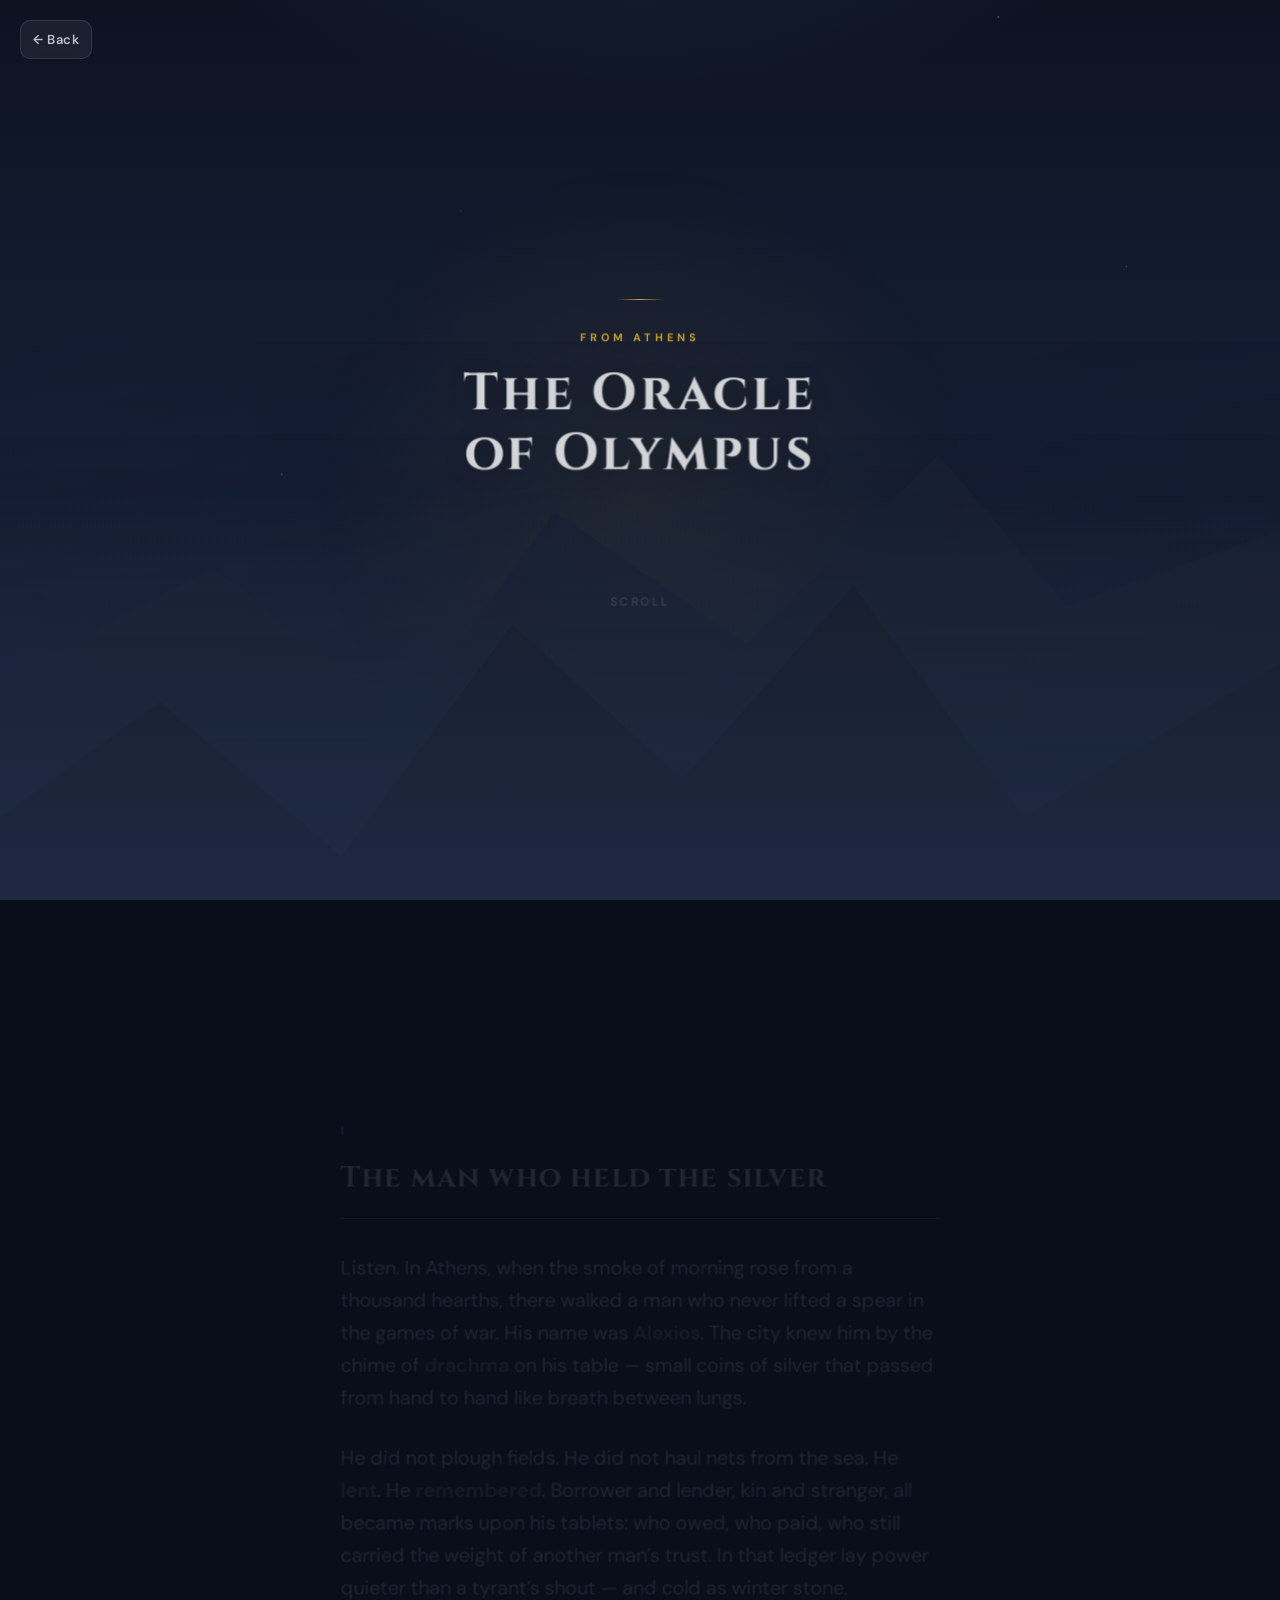
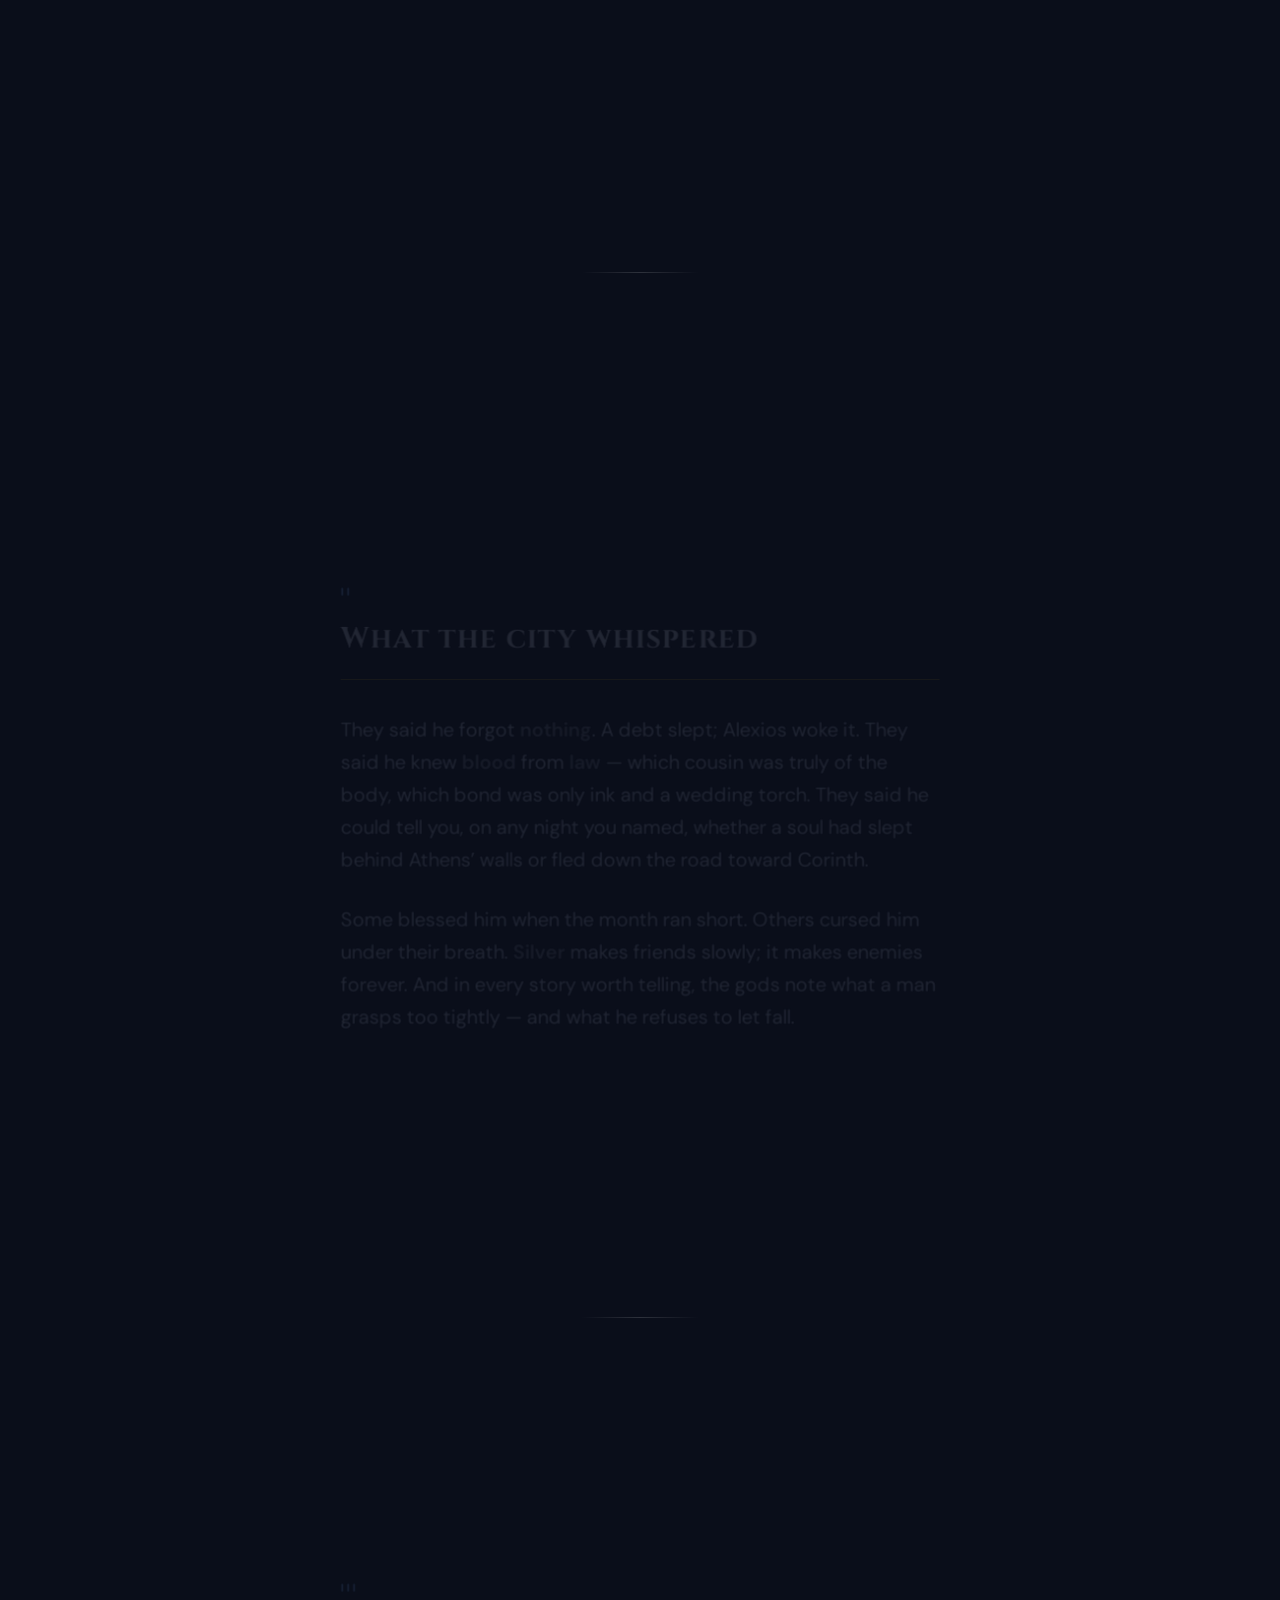
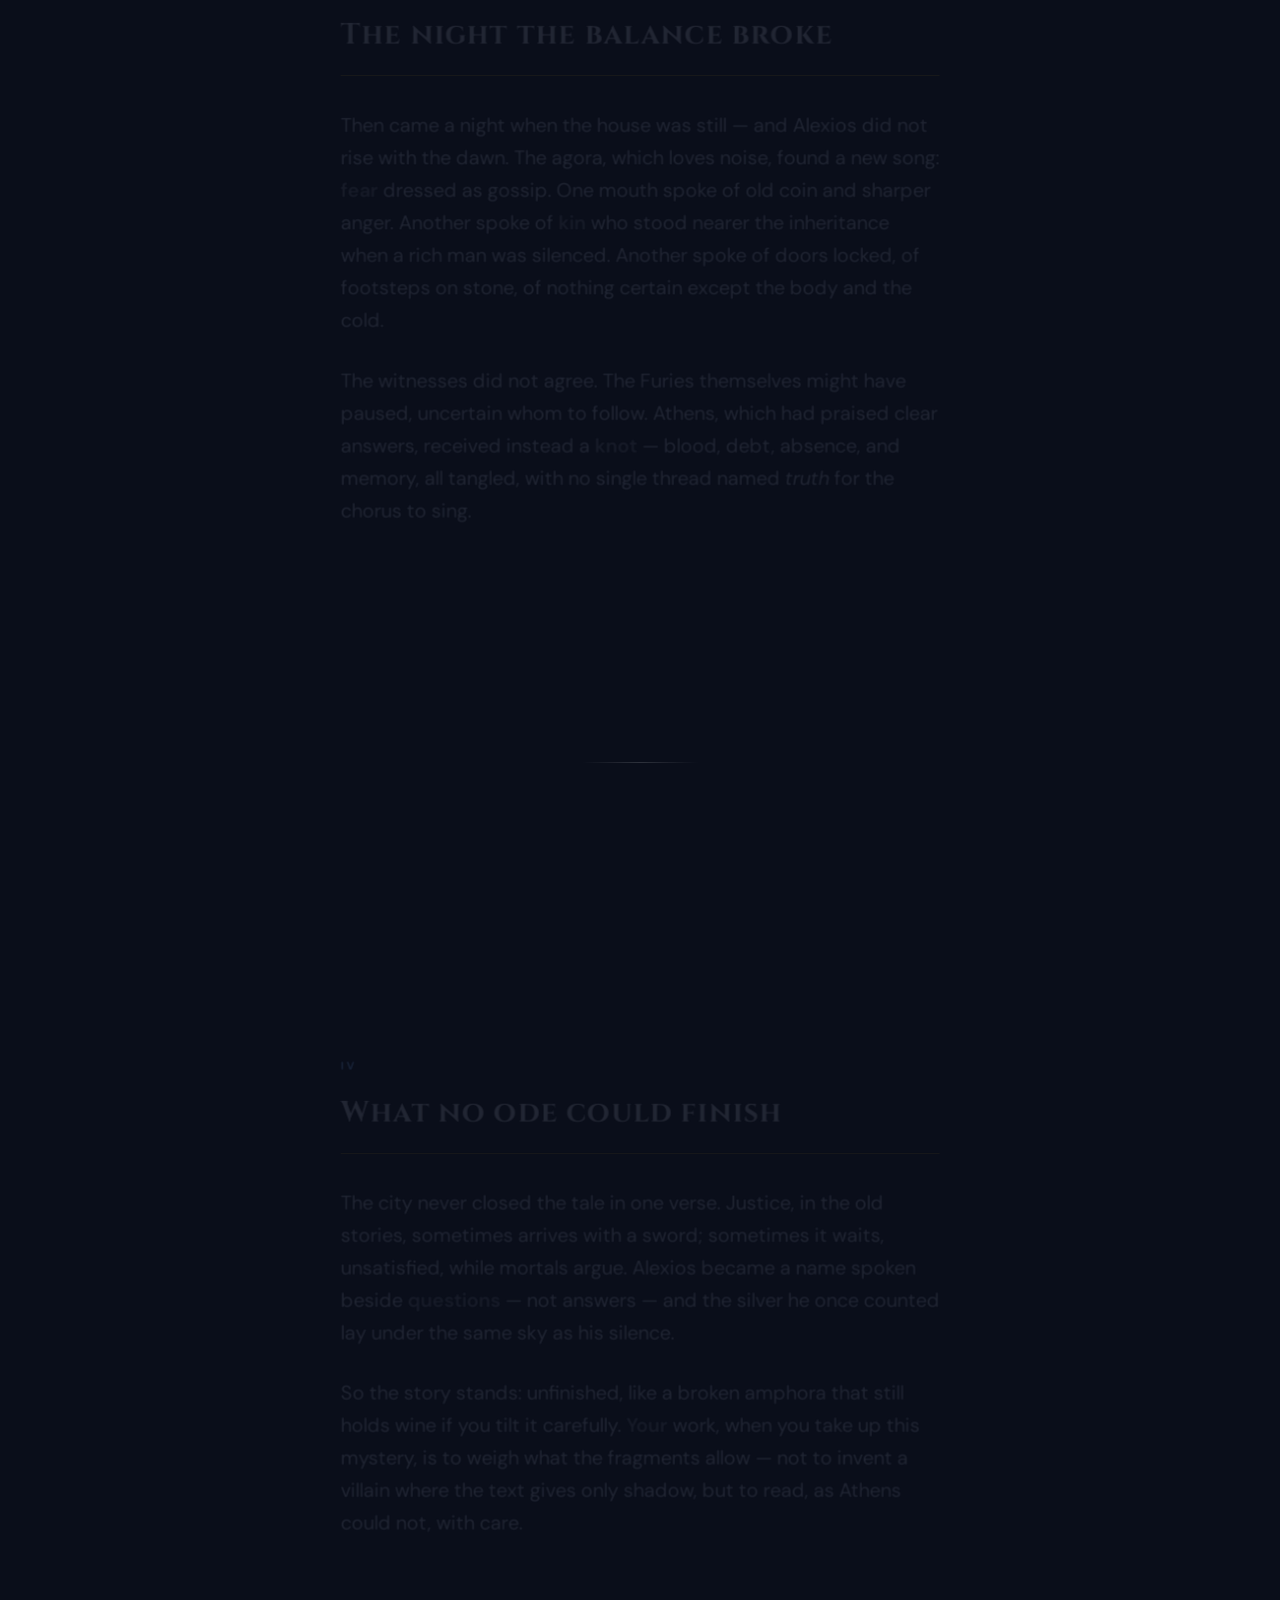
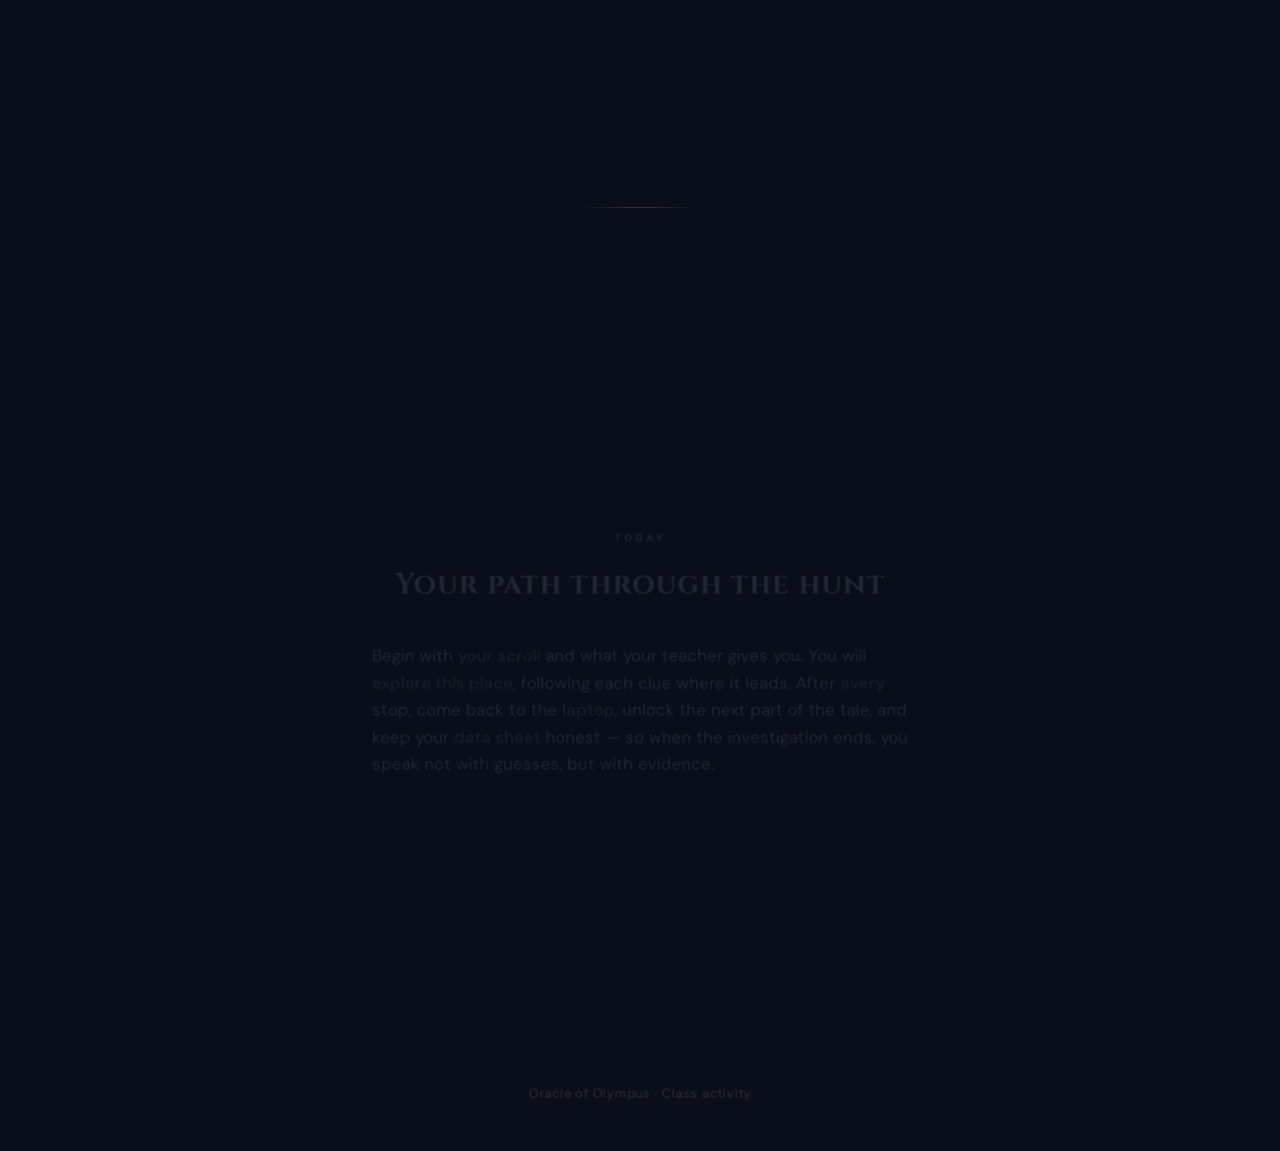
<file: teaching-story.html>
<!DOCTYPE html>
<html lang="en-GB">
<head>
<meta charset="UTF-8">
<meta name="viewport" content="width=device-width, initial-scale=1.0">
<title>The story — Oracle of Olympus</title>
<link rel="preconnect" href="https://fonts.googleapis.com">
<link rel="preconnect" href="https://fonts.gstatic.com" crossorigin>
<link href="https://fonts.googleapis.com/css2?family=Cinzel:wght@500;600;700&family=DM+Sans:ital,opsz,wght@0,9..40,400;0,9..40,500;0,9..40,600;0,9..40,700&display=swap" rel="stylesheet">
<style>
:root{
  --night:#0a0e1a;
  --night2:#121a2e;
  --dusk:#1a2744;
  --horizon:#2d3f64;
  --gold:#c9a227;
  --gold-dim:rgba(201,162,39,0.35);
  --mist:rgba(180,195,220,0.12);
  --text:#e8ecf4;
  --text-soft:rgba(232,236,244,0.78);
  --accent:#7eb8ff;
}
*,*::before,*::after{box-sizing:border-box;margin:0;padding:0}
html{scroll-behavior:smooth}
@media (prefers-reduced-motion:reduce){
  html{scroll-behavior:auto}
}

body{
  font-family:"DM Sans",system-ui,sans-serif;
  font-size:clamp(17px,2.1vw,20px);
  line-height:1.65;
  color:var(--text);
  background:var(--night);
  overflow-x:hidden;
}

/* ── Parallax field (fixed behind content) ── */
.parallax-field{
  position:fixed;
  inset:0;
  z-index:0;
  pointer-events:none;
  overflow:hidden;
}
.parallax-layer{
  position:absolute;
  inset:-32% 0 -22% 0;
  will-change:transform;
}
@media (prefers-reduced-motion:reduce){
  .parallax-layer{will-change:auto;transform:none !important}
}

.layer-sky{
  background:
    radial-gradient(ellipse 100% 70% at 50% -10%,rgba(90,120,180,0.35),transparent 55%),
    linear-gradient(180deg,#070a12 0%,#121a2e 40%,#1e2d4a 100%);
}
.layer-stars{
  background-image:
    radial-gradient(1.5px 1.5px at 12% 18%,rgba(255,255,255,0.7),transparent),
    radial-gradient(1px 1px at 45% 8%,rgba(255,255,255,0.5),transparent),
    radial-gradient(1.5px 1.5px at 78% 22%,rgba(255,255,255,0.55),transparent),
    radial-gradient(1px 1px at 88% 40%,rgba(255,255,255,0.4),transparent),
    radial-gradient(1.5px 1.5px at 22% 55%,rgba(255,255,255,0.45),transparent),
    radial-gradient(1px 1px at 62% 48%,rgba(255,255,255,0.35),transparent);
  background-size:100% 100%;
  opacity:0.55;
}
/* Drifts opposite scroll for extra depth */
.layer-stars-slow{
  background-image:
    radial-gradient(1px 1px at 30% 30%,rgba(255,255,255,0.35),transparent),
    radial-gradient(1.5px 1.5px at 70% 15%,rgba(255,255,255,0.4),transparent),
    radial-gradient(1px 1px at 55% 60%,rgba(255,255,255,0.3),transparent);
  background-size:120% 120%;
  opacity:0.4;
}
.layer-mountains-back{
  bottom:-5%;
  top:38%;
  background:
    linear-gradient(165deg,transparent 0%,rgba(15,22,38,0.4) 100%),
    url("data:image/svg+xml,%3Csvg xmlns='http://www.w3.org/2000/svg' viewBox='0 0 1200 320' preserveAspectRatio='none'%3E%3Cpath fill='%231a2338' d='M0 320 L0 180 L200 120 L380 200 L520 90 L700 160 L880 60 L1000 140 L1200 100 L1200 320 Z'/%3E%3C/svg%3E") center bottom/cover no-repeat;
  opacity:0.85;
}
.layer-mountains-mid{
  bottom:-8%;
  top:48%;
  background:
    linear-gradient(180deg,transparent 0%,rgba(8,12,22,0.5) 100%),
    url("data:image/svg+xml,%3Csvg xmlns='http://www.w3.org/2000/svg' viewBox='0 0 1200 280' preserveAspectRatio='none'%3E%3Cpath fill='%23141c2e' d='M0 280 L0 200 L150 140 L320 220 L480 100 L640 180 L800 80 L960 200 L1200 120 L1200 280 Z'/%3E%3C/svg%3E") center bottom/cover no-repeat;
}
.layer-mist{
  bottom:0;
  top:55%;
  background:linear-gradient(180deg,transparent,rgba(100,130,170,0.08) 40%,rgba(20,28,45,0.85) 100%);
  mix-blend-mode:screen;
  opacity:0.9;
}
.layer-glow{
  top:15%;
  left:50%;
  width:min(90vw,720px);
  height:min(90vw,720px);
  /* horizontal centre applied in JS with parallax translate */
  background:radial-gradient(circle,rgba(201,162,39,0.08) 0%,transparent 65%);
}

/* ── Scroll content ── */
.story-root{
  position:relative;
  z-index:1;
}

.back-landing{
  position:fixed;
  top:clamp(12px,2vw,20px);
  left:clamp(12px,2vw,20px);
  z-index:20;
  font-size:13px;
  font-weight:600;
  letter-spacing:0.04em;
  color:var(--text-soft);
  text-decoration:none;
  padding:8px 12px;
  border-radius:10px;
  background:rgba(255,255,255,0.06);
  border:1px solid rgba(255,255,255,0.1);
  backdrop-filter:blur(8px);
  transition:color 0.2s,background 0.2s,border-color 0.2s;
}
.back-landing:hover,.back-landing:focus-visible{
  color:var(--gold);
  background:rgba(255,255,255,0.1);
  border-color:var(--gold-dim);
  outline:none;
}

.hero{
  min-height:100vh;
  min-height:100dvh;
  display:flex;
  flex-direction:column;
  align-items:center;
  justify-content:center;
  text-align:center;
  padding:clamp(32px,8vw,80px) clamp(20px,5vw,40px);
}
.hero-ornament{
  width:48px;
  height:1px;
  background:linear-gradient(90deg,transparent,var(--gold),transparent);
  margin:0 auto 28px;
  opacity:0.9;
}
.hero-label{
  font-size:11px;
  font-weight:700;
  letter-spacing:0.35em;
  text-transform:uppercase;
  color:var(--gold);
  margin-bottom:16px;
}
.hero h1{
  font-family:"Cinzel",Georgia,serif;
  font-size:clamp(2rem,6.5vw,3.25rem);
  font-weight:700;
  letter-spacing:0.06em;
  line-height:1.15;
  color:#fff;
  text-shadow:0 4px 40px rgba(0,0,0,0.45);
  max-width:14ch;
}
.hero-scroll-hint{
  margin-top:clamp(48px,12vh,100px);
  font-size:12px;
  font-weight:600;
  letter-spacing:0.2em;
  text-transform:uppercase;
  color:var(--text-soft);
  animation:float 3s ease-in-out infinite;
}
@keyframes float{
  0%,100%{opacity:0.45;transform:translateY(0)}
  50%{opacity:0.85;transform:translateY(6px)}
}
@media (prefers-reduced-motion:reduce){
  .hero-scroll-hint{animation:none;opacity:0.6}
}

.section{
  min-height:min(100vh,920px);
  display:flex;
  align-items:center;
  justify-content:center;
  padding:clamp(56px,10vh,120px) clamp(22px,5vw,48px);
}
.section-inner{
  width:100%;
  max-width:38rem;
}
.section-kicker{
  font-size:11px;
  font-weight:800;
  letter-spacing:0.28em;
  text-transform:uppercase;
  color:var(--accent);
  margin-bottom:14px;
}
.section h2{
  font-family:"Cinzel",Georgia,serif;
  font-size:clamp(1.35rem,3.5vw,1.85rem);
  font-weight:700;
  letter-spacing:0.04em;
  margin-bottom:clamp(20px,4vw,32px);
  padding-bottom:16px;
  border-bottom:1px solid var(--gold-dim);
}

.prose p{
  margin-bottom:1.25em;
}
.prose p:last-child{margin-bottom:0}
.prose strong{font-weight:600}

/* Scroll-scrubbed text: grey until the line rises into the reading band */
[data-scroll-line]{
  --scrub:0.2;
  opacity:calc(0.22 + 0.78 * var(--scrub));
  color:rgb(
    calc(48 + 184 * var(--scrub)),
    calc(54 + 182 * var(--scrub)),
    calc(72 + 172 * var(--scrub))
  );
  transform:translate3d(0,calc((1 - var(--scrub)) * 16px),0) scale(calc(0.982 + 0.018 * var(--scrub)));
  filter:blur(calc((1 - var(--scrub)) * 0.35px));
  will-change:opacity,transform,filter;
}
.hero [data-scroll-line]{
  filter:blur(calc((1 - var(--scrub)) * 0.45px));
  text-shadow:0 4px calc(24px + (1 - var(--scrub)) * 32px) rgba(0,0,0,calc(0.28 + (1 - var(--scrub)) * 0.4));
}
.hero-label[data-scroll-line]{
  color:rgb(
    calc(62 + 139 * var(--scrub)),
    calc(58 + 104 * var(--scrub)),
    calc(42 - 3 * var(--scrub))
  );
}
.hero h1[data-scroll-line]{
  color:rgb(
    calc(95 + 160 * var(--scrub)),
    calc(100 + 155 * var(--scrub)),
    calc(115 + 140 * var(--scrub))
  );
}
.section-kicker[data-scroll-line]{
  letter-spacing:0.28em;
  color:rgb(
    calc(42 + 84 * var(--scrub)),
    calc(62 + 114 * var(--scrub)),
    calc(92 + 163 * var(--scrub))
  );
}
.section h2[data-scroll-line]{
  border-bottom-color:rgba(201,162,39,calc(0.12 + 0.65 * var(--scrub)));
  color:rgb(
    calc(52 + 180 * var(--scrub)),
    calc(56 + 180 * var(--scrub)),
    calc(72 + 172 * var(--scrub))
  );
}
p[data-scroll-line] strong{
  opacity:calc(0.5 + 0.5 * var(--scrub));
}
@media (prefers-reduced-motion:reduce){
  [data-scroll-line]{
    --scrub:1 !important;
    opacity:1 !important;
    transform:none !important;
    filter:none !important;
    text-shadow:none !important;
    color:var(--text-soft) !important;
  }
  .section-kicker[data-scroll-line]{color:var(--accent) !important}
  .section h2[data-scroll-line]{color:#fff !important}
  .hero-label[data-scroll-line]{color:var(--gold) !important}
  .hero h1[data-scroll-line]{color:#fff !important}
  p[data-scroll-line] strong{opacity:1 !important}
}

.divider{
  height:1px;
  max-width:120px;
  margin:clamp(48px,8vh,80px) auto;
  background:linear-gradient(90deg,transparent,rgba(255,255,255,0.15),transparent);
}

.finale{
  min-height:85vh;
  padding-bottom:clamp(80px,15vh,140px);
}
.finale .section-inner{
  text-align:center;
  max-width:36rem;
}
.finale h2{
  border-bottom:none;
  padding-bottom:0;
}
.finale h2[data-scroll-line]{
  border-bottom:none !important;
}
.finale .prose{
  text-align:left;
  margin-top:28px;
}
.prose-instruction p{
  font-size:clamp(15px,1.85vw,17px);
  line-height:1.62;
  max-width:34rem;
  margin-left:auto;
  margin-right:auto;
}

.footer-note{
  text-align:center;
  font-size:13px;
  color:rgba(232,236,244,0.45);
  padding:24px 20px 48px;
  letter-spacing:0.06em;
}
</style>
</head>
<body>
<div class="parallax-field" aria-hidden="true">
  <div class="parallax-layer layer-sky" data-speed="0.14"></div>
  <div class="parallax-layer layer-stars" data-speed="0.24"></div>
  <div class="parallax-layer layer-stars-slow" data-speed="-0.14"></div>
  <div class="parallax-layer layer-glow" data-speed="0.2"></div>
  <div class="parallax-layer layer-mountains-back" data-speed="0.48"></div>
  <div class="parallax-layer layer-mountains-mid" data-speed="0.68"></div>
  <div class="parallax-layer layer-mist" data-speed="0.82"></div>
</div>

<a class="back-landing" href="index.html">← Back</a>

<main class="story-root">

  <header class="hero">
    <div class="hero-ornament" data-scroll-line></div>
    <p class="hero-label" data-scroll-line>From Athens</p>
    <h1 data-scroll-line>The Oracle<br>of Olympus</h1>
    <p class="hero-scroll-hint" data-scroll-line>Scroll</p>
  </header>

  <section class="section">
    <div class="section-inner">
      <p class="section-kicker" data-scroll-line>I</p>
      <h2 data-scroll-line>The man who held the silver</h2>
      <div class="prose">
        <p data-scroll-line>Listen. In Athens, when the smoke of morning rose from a thousand hearths, there walked a man who never lifted a spear in the games of war. His name was <strong>Alexios</strong>. The city knew him by the chime of <strong>drachma</strong> on his table — small coins of silver that passed from hand to hand like breath between lungs.</p>
        <p data-scroll-line>He did not plough fields. He did not haul nets from the sea. He <strong>lent</strong>. He <strong>remembered</strong>. Borrower and lender, kin and stranger, all became marks upon his tablets: who owed, who paid, who still carried the weight of another man’s trust. In that ledger lay power quieter than a tyrant’s shout — and cold as winter stone.</p>
      </div>
    </div>
  </section>

  <div class="divider" aria-hidden="true"></div>

  <section class="section">
    <div class="section-inner">
      <p class="section-kicker" data-scroll-line>II</p>
      <h2 data-scroll-line>What the city whispered</h2>
      <div class="prose">
        <p data-scroll-line>They said he forgot <strong>nothing</strong>. A debt slept; Alexios woke it. They said he knew <strong>blood</strong> from <strong>law</strong> — which cousin was truly of the body, which bond was only ink and a wedding torch. They said he could tell you, on any night you named, whether a soul had slept behind Athens’ walls or fled down the road toward Corinth.</p>
        <p data-scroll-line>Some blessed him when the month ran short. Others cursed him under their breath. <strong>Silver</strong> makes friends slowly; it makes enemies forever. And in every story worth telling, the gods note what a man grasps too tightly — and what he refuses to let fall.</p>
      </div>
    </div>
  </section>

  <div class="divider" aria-hidden="true"></div>

  <section class="section">
    <div class="section-inner">
      <p class="section-kicker" data-scroll-line>III</p>
      <h2 data-scroll-line>The night the balance broke</h2>
      <div class="prose">
        <p data-scroll-line>Then came a night when the house was still — and Alexios did not rise with the dawn. The agora, which loves noise, found a new song: <strong>fear</strong> dressed as gossip. One mouth spoke of old coin and sharper anger. Another spoke of <strong>kin</strong> who stood nearer the inheritance when a rich man was silenced. Another spoke of doors locked, of footsteps on stone, of nothing certain except the body and the cold.</p>
        <p data-scroll-line>The witnesses did not agree. The Furies themselves might have paused, uncertain whom to follow. Athens, which had praised clear answers, received instead a <strong>knot</strong> — blood, debt, absence, and memory, all tangled, with no single thread named <em>truth</em> for the chorus to sing.</p>
      </div>
    </div>
  </section>

  <div class="divider" aria-hidden="true"></div>

  <section class="section">
    <div class="section-inner">
      <p class="section-kicker" data-scroll-line>IV</p>
      <h2 data-scroll-line>What no ode could finish</h2>
      <div class="prose">
        <p data-scroll-line>The city never closed the tale in one verse. Justice, in the old stories, sometimes arrives with a sword; sometimes it waits, unsatisfied, while mortals argue. Alexios became a name spoken beside <strong>questions</strong> — not answers — and the silver he once counted lay under the same sky as his silence.</p>
        <p data-scroll-line>So the story stands: unfinished, like a broken amphora that still holds wine if you tilt it carefully. <strong>Your</strong> work, when you take up this mystery, is to weigh what the fragments allow — not to invent a villain where the text gives only shadow, but to read, as Athens could not, with care.</p>
      </div>
    </div>
  </section>

  <div class="divider" aria-hidden="true"></div>

  <section class="section finale">
    <div class="section-inner">
      <p class="section-kicker" data-scroll-line>Today</p>
      <h2 data-scroll-line>Your path through the hunt</h2>
      <div class="prose prose-instruction">
        <p data-scroll-line>Begin with <strong>your scroll</strong> and what your teacher gives you. You will <strong>explore this place</strong>, following each clue where it leads. After <strong>every</strong> stop, come back to the <strong>laptop</strong>, unlock the next part of the tale, and keep your <strong>data sheet</strong> honest — so when the investigation ends, you speak not with guesses, but with evidence.</p>
      </div>
    </div>
  </section>

  <p class="footer-note" data-scroll-line>Oracle of Olympus · Class activity</p>
</main>

<script>
(function(){
  var layers = document.querySelectorAll('.parallax-layer[data-speed]');
  var lines = document.querySelectorAll('[data-scroll-line]');
  var reduceMq = window.matchMedia('(prefers-reduced-motion:reduce)');
  var reduce = reduceMq.matches;

  function parallax(){
    if(reduce) return;
    var y = window.scrollY || window.pageYOffset;
    var mult = 0.88;
    layers.forEach(function(el){
      var s = parseFloat(el.getAttribute('data-speed'), 10) || 0.2;
      var t = y * s * mult;
      if(el.classList.contains('layer-glow'))
        el.style.transform = 'translate3d(-50%,' + t + 'px,0)';
      else
        el.style.transform = 'translate3d(0,' + t + 'px,0)';
    });
  }

  function smoothstep(x){
    x = Math.max(0, Math.min(1, x));
    return x * x * (3 - 2 * x);
  }

  function scrollScrub(){
    if(reduce){
      lines.forEach(function(el){ el.style.setProperty('--scrub', '1'); });
      return;
    }
    var vh = window.innerHeight || 600;
    var focal = vh * 0.34;
    var falloff = vh * 0.5;
    var dim = 0.16;
    lines.forEach(function(el){
      var r = el.getBoundingClientRect();
      if(r.bottom < -30 || r.top > vh + 40){
        el.style.setProperty('--scrub', dim.toFixed(4));
        return;
      }
      var anchor = r.top + Math.min(r.height * 0.38, 56);
      var d = Math.abs(anchor - focal);
      var raw = 1 - Math.min(1, d / falloff);
      var t = smoothstep(raw);
      el.style.setProperty('--scrub', t.toFixed(4));
    });
  }

  function frame(){
    parallax();
    scrollScrub();
    ticking = false;
  }

  var ticking = false;
  function onScroll(){
    if(!ticking){
      ticking = true;
      requestAnimationFrame(frame);
    }
  }

  window.addEventListener('scroll', onScroll, {passive:true});
  window.addEventListener('resize', function(){
    onScroll();
  });
  function onReduceChange(){
    reduce = reduceMq.matches;
    frame();
  }
  if(reduceMq.addEventListener) reduceMq.addEventListener('change', onReduceChange);
  else if(reduceMq.addListener) reduceMq.addListener(onReduceChange);

  frame();

  if(!('IntersectionObserver' in window)) return;
  var io = new IntersectionObserver(function(){
    onScroll();
  }, {rootMargin:'80px 0px 80px 0px', threshold:[0,0.05,0.1,0.2,0.35,0.5,0.65,0.8,0.95,1]});
  lines.forEach(function(el){ io.observe(el); });
})();
</script>
</body>
</html>
</file>
